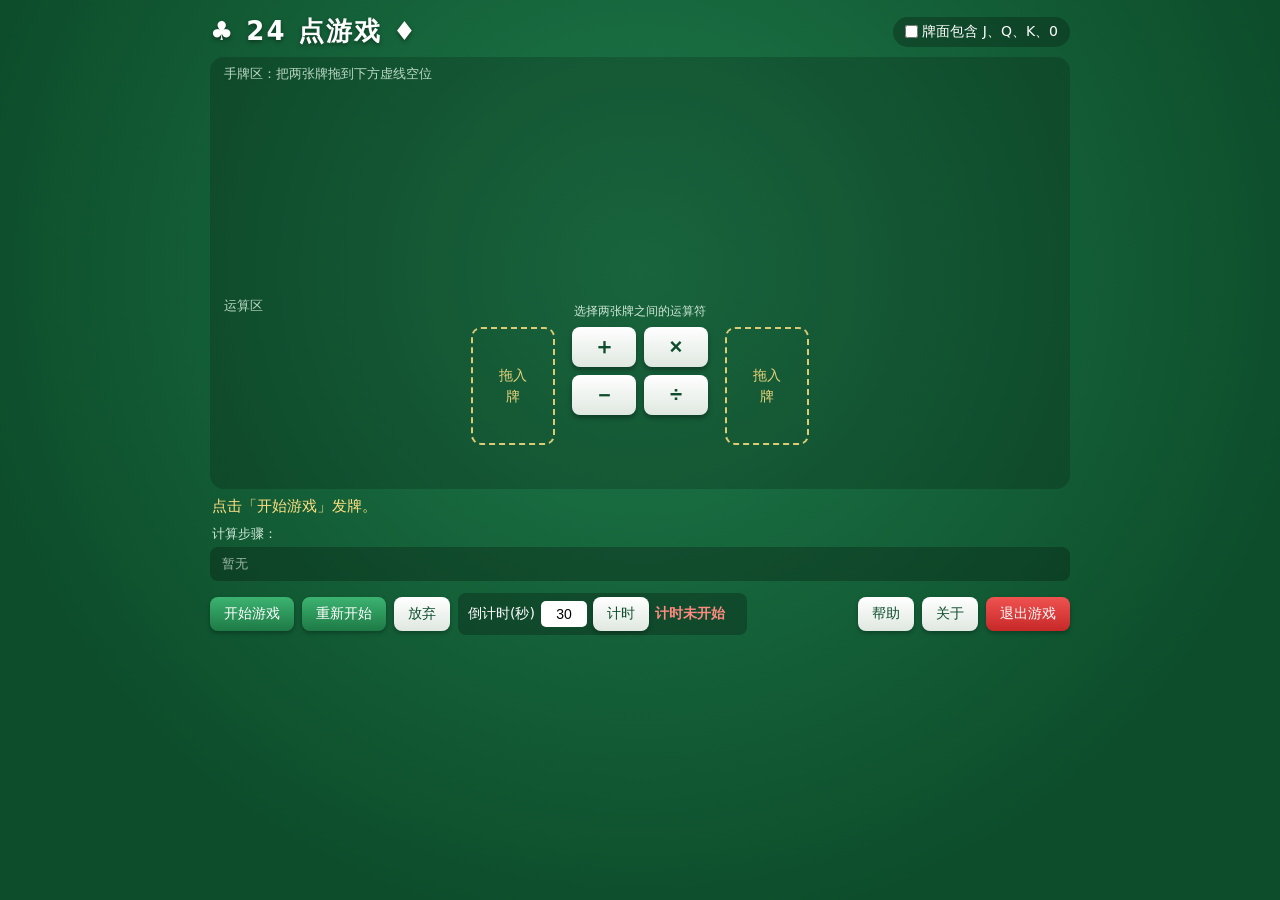
<file: 24points/index.html>
<!DOCTYPE html>
<html lang="zh-CN">
<head>
<meta charset="UTF-8">
<meta name="viewport" content="width=device-width, initial-scale=1.0">
<title>24点游戏 - AI玩家</title>
<style>
  * { box-sizing: border-box; margin: 0; padding: 0; }
  body {
    min-height: 100vh;
    background: radial-gradient(ellipse at 50% 30%, #1e7a4a 0%, #0d4d2b 75%);
    font-family: "Microsoft YaHei", "PingFang SC", system-ui, sans-serif;
    color: #fff;
    user-select: none;
    -webkit-user-select: none;
  }
  .app { width: 884px; position: relative; left: 50%; margin-left: -442px; padding: 14px 12px 20px; transform-origin: top center; }

  header { display: flex; justify-content: space-between; align-items: center; margin-bottom: 8px; }
  header h1 { font-size: 26px; letter-spacing: 2px; text-shadow: 0 2px 4px rgba(0,0,0,.4); }
  .switch { font-size: 14px; cursor: pointer; background: rgba(0,0,0,.25); padding: 6px 12px; border-radius: 16px; }
  .switch input { vertical-align: -2px; margin-right: 4px; }

  /* ---------- 牌桌 ---------- */
  #table { position: relative; width: 860px; height: 432px; margin: 0 auto;
           background: rgba(0,0,0,.18); border-radius: 14px; overflow: hidden; }
  .zone-label { position: absolute; font-size: 13px; color: #cfe9d8; opacity: .9; }

  .slot {
    position: absolute; width: 84px; height: 118px;
    border: 2px dashed rgba(255,224,130,.85); border-radius: 10px;
    display: flex; align-items: center; justify-content: center;
    color: rgba(255,224,130,.9); font-size: 14px; text-align: center; line-height: 1.5;
    pointer-events: none;
  }
  .op-hint { position: absolute; left: 345px; top: 246px; width: 170px; text-align: center;
             font-size: 12px; color: #cfe9d8; }
  .op-group { position: absolute; left: 362px; top: 270px; width: 136px;
              display: grid; grid-template-columns: 64px 64px; gap: 8px; }
  .op-btn {
    width: 64px; height: 40px; font-size: 22px; font-weight: bold; cursor: pointer;
    border: none; border-radius: 8px; color: #0d4d2b;
    background: linear-gradient(#ffffff, #dfe8e0); box-shadow: 0 3px 5px rgba(0,0,0,.35);
  }
  .op-btn:hover { background: linear-gradient(#fff8d0, #ffe082); }
  .op-btn:active { transform: translateY(1px); }

  /* ---------- 扑克牌 ---------- */
  .card {
    position: absolute; width: 84px; height: 118px; cursor: grab;
    background: linear-gradient(160deg, #fffef8 0%, #f4f1e3 100%);
    border-radius: 10px; box-shadow: 0 4px 10px rgba(0,0,0,.4);
    text-align: center; transition: left .25s ease, top .25s ease;
  }
  .card.dragging { transition: none; cursor: grabbing; box-shadow: 0 10px 22px rgba(0,0,0,.5); }
  .card .corner { position: absolute; top: 4px; left: 7px; font-size: 13px; font-weight: bold; color: #222; }
  .card .rank { margin-top: 22px; font-size: 36px; font-weight: bold; color: #1a1a1a; }
  .card.red .rank, .card.red .corner { color: #c62828; }
  .card .expr { margin: 6px 4px 0; font-size: 9px; line-height: 1.25; color: #8a8a8a;
                max-height: 26px; overflow: hidden; word-break: break-all; }

  /* ---------- 状态与步骤 ---------- */
  #status { min-height: 24px; margin: 8px 2px 4px; font-size: 15px; color: #ffe082; }
  .steps-title { font-size: 13px; color: #cfe9d8; margin: 2px 2px 4px; }
  #steps { background: rgba(0,0,0,.25); border-radius: 8px; padding: 6px 12px;
           min-height: 34px; max-height: 92px; overflow: auto; font-size: 13px; line-height: 1.7; }
  #steps .muted { color: #9ab8a6; }

  /* ---------- 工具栏 ---------- */
  .toolbar { display: flex; align-items: center; gap: 8px; flex-wrap: wrap; margin-top: 12px; }
  .btn {
    padding: 8px 14px; font-size: 14px; font-family: inherit; cursor: pointer;
    border: none; border-radius: 8px; color: #0d4d2b;
    background: linear-gradient(#ffffff, #dfe8e0); box-shadow: 0 2px 4px rgba(0,0,0,.3);
  }
  .btn:hover { background: linear-gradient(#f0fbf3, #cfe3d5); }
  .btn:active { transform: translateY(1px); }
  .btn.primary { background: linear-gradient(#3cb371, #1e7a45); color: #fff; }
  .btn.primary:hover { background: linear-gradient(#4cc481, #26894f); }
  .btn.danger { background: linear-gradient(#ef5350, #c62828); color: #fff; }
  .btn.danger:hover { background: linear-gradient(#f6645f, #d63a34); }
  .timer-box { display: flex; align-items: center; gap: 6px; font-size: 14px;
               background: rgba(0,0,0,.25); padding: 4px 10px; border-radius: 8px; }
  #timer-input { width: 46px; padding: 5px 4px; border: none; border-radius: 5px;
                 text-align: center; font-size: 14px; }
  #timer-label { color: #ff8a80; font-weight: bold; min-width: 82px; }
  .spacer { flex: 1; }

  /* ---------- 模态框 ---------- */
  #modal { position: fixed; inset: 0; background: rgba(0,0,0,.55);
           display: flex; align-items: center; justify-content: center; z-index: 2000; }
  #modal.hidden { display: none; }
  .modal-box { background: #fffdf6; color: #222; border-radius: 12px; padding: 22px 26px;
               width: 520px; max-width: 92vw; max-height: 80vh; overflow: auto;
               box-shadow: 0 12px 40px rgba(0,0,0,.5); }
  .modal-box h3 { margin-bottom: 12px; font-size: 19px; color: #0d4d2b; }
  .modal-body { font-size: 14px; line-height: 1.9; white-space: pre-wrap; }
  .modal-box .close-row { text-align: center; margin-top: 16px; }
  .modal-box .close-row .btn { padding: 8px 34px; }
</style>
</head>
<body>
<div class="app">
  <header>
    <h1>♣ 24 点游戏 ♦</h1>
    <label class="switch"><input type="checkbox" id="includeHigh">牌面包含 J、Q、K、0</label>
  </header>

  <div id="table">
    <div class="zone-label" style="top:8px;left:14px">手牌区：把两张牌拖到下方虚线空位</div>
    <div class="zone-label" style="top:240px;left:14px">运算区</div>
    <div class="slot" style="left:261px;top:270px">拖入<br>牌</div>
    <div class="slot" style="left:515px;top:270px">拖入<br>牌</div>
    <div class="op-hint">选择两张牌之间的运算符</div>
    <div class="op-group">
      <button class="op-btn" data-op="add" title="加">＋</button>
      <button class="op-btn" data-op="mul" title="乘">×</button>
      <button class="op-btn" data-op="sub" title="减">－</button>
      <button class="op-btn" data-op="div" title="除">÷</button>
    </div>
    <!-- 扑克牌动态插入此处 -->
  </div>

  <div id="status">点击「开始游戏」发牌。</div>
  <div class="steps-title">计算步骤：</div>
  <div id="steps"><span class="muted">暂无</span></div>

  <div class="toolbar">
    <button id="btn-start" class="btn primary">开始游戏</button>
    <button id="btn-restart" class="btn primary">重新开始</button>
    <button id="btn-giveup" class="btn">放弃</button>
    <span class="timer-box">倒计时(秒)
      <input id="timer-input" value="30">
      <button id="btn-timer" class="btn">计时</button>
      <span id="timer-label">计时未开始</span>
    </span>
    <span class="spacer"></span>
    <button id="btn-help" class="btn">帮助</button>
    <button id="btn-about" class="btn">关于</button>
    <button id="btn-quit" class="btn danger">退出游戏</button>
  </div>
</div>

<div id="modal" class="hidden">
  <div class="modal-box">
    <h3 id="modal-title"></h3>
    <div id="modal-body" class="modal-body"></div>
    <div class="close-row"><button class="btn primary" onclick="closeModal()">确 定</button></div>
  </div>
</div>

<script>
'use strict';
/* ===================== 常量与工具 ===================== */
const CARD_W = 84, CARD_H = 118, HAND_Y = 44, TABLE_W = 860;
const SLOT_POS = { L: { x: 261, y: 270 }, R: { x: 515, y: 270 } };
const OP_SYMBOL = { add: '＋', sub: '－', mul: '×', div: '÷' };
const RANK_LABEL = { 11: 'J', 12: 'Q', 13: 'K' };

function gcd(a, b) { a = Math.abs(a); b = Math.abs(b); while (b) { const t = a % b; a = b; b = t; } return a || 1; }
function frac(n, d) {
  d = d === undefined ? 1 : d;
  if (d < 0) { n = -n; d = -d; }
  const g = gcd(n, d);
  return { n: n / g, d: d / g };
}
const fAdd = (a, b) => frac(a.n * b.d + b.n * a.d, a.d * b.d);
const fSub = (a, b) => frac(a.n * b.d - b.n * a.d, a.d * b.d);
const fMul = (a, b) => frac(a.n * b.n, a.d * b.d);
const fDiv = (a, b) => frac(a.n * b.d, a.d * b.n);
const fmt = f => f.d === 1 ? String(f.n) : f.n + '/' + f.d;
const is24 = f => f.n === 24 && f.d === 1;
const rankLabel = v => RANK_LABEL[v] !== undefined ? RANK_LABEL[v] : String(v);

/* ===================== AI 求解器 ===================== */
/* 枚举全部运算组合（分数精确计算），返回最多 limit 个解法：
   [{ expr: 完整表达式, steps: [每步过程] }, ...] */
function solve24(values, limit) {
  const sols = [], seen = new Set();
  function strip(expr) {  // 去掉最外层括号，显示更清爽
    if (expr[0] === '(' && expr[expr.length - 1] === ')') {
      let depth = 0;
      for (let i = 0; i < expr.length; i++) {
        if (expr[i] === '(') depth++;
        else if (expr[i] === ')') depth--;
        if (depth === 0 && i < expr.length - 1) return expr;
      }
      return expr.slice(1, -1);
    }
    return expr;
  }
  function helper(items, exprs, steps) {
    if (sols.length >= limit) return;
    if (items.length === 1) {
      if (is24(items[0]) && !seen.has(exprs[0])) {
        seen.add(exprs[0]);
        sols.push({ expr: strip(exprs[0]), steps: steps.slice() });
      }
      return;
    }
    for (let i = 0; i < items.length; i++) {
      for (let j = i + 1; j < items.length; j++) {
        const a = items[i], b = items[j], ea = exprs[i], eb = exprs[j];
        const rest = items.filter((_, k) => k !== i && k !== j);
        const erest = exprs.filter((_, k) => k !== i && k !== j);
        const cands = [
          [fAdd(a, b), '(' + ea + '＋' + eb + ')', ea + ' ＋ ' + eb + ' = ' + fmt(fAdd(a, b))],
          [fMul(a, b), '(' + ea + '×' + eb + ')', ea + ' × ' + eb + ' = ' + fmt(fMul(a, b))],
          [fSub(a, b), '(' + ea + '－' + eb + ')', ea + ' － ' + eb + ' = ' + fmt(fSub(a, b))],
          [fSub(b, a), '(' + eb + '－' + ea + ')', eb + ' － ' + ea + ' = ' + fmt(fSub(b, a))],
        ];
        if (b.n !== 0) cands.push([fDiv(a, b), '(' + ea + '÷' + eb + ')', ea + ' ÷ ' + eb + ' = ' + fmt(fDiv(a, b))]);
        if (a.n !== 0) cands.push([fDiv(b, a), '(' + eb + '÷' + ea + ')', eb + ' ÷ ' + ea + ' = ' + fmt(fDiv(b, a))]);
        for (const c of cands) helper(rest.concat([c[0]]), erest.concat([c[1]]), steps.concat([c[2]]));
      }
    }
  }
  helper(values.map(v => frac(v)), values.map(String), []);
  return sols;
}

/* ===================== 游戏状态 ===================== */
const state = {
  cards: [],            // {id, value, label, expr, el, x, y, slot}
  slots: { L: null, R: null },
  playing: false,
  initialValues: [],
  sols: [],
  steps: [],
  nextId: 1,
  timerId: null,
  remaining: 0,
  zTop: 10,
};

const $ = id => document.getElementById(id);
const tableEl = $('table'), statusEl = $('status'), stepsEl = $('steps');
const timerLabel = $('timer-label'), timerInput = $('timer-input');

function setStatus(t) { statusEl.textContent = t; }

/* ===================== 牌的创建 / 布局 ===================== */
function addCard(value, label, expr) {
  const id = state.nextId++;
  const el = document.createElement('div');
  el.className = 'card' + (/[JQK]/.test(label) ? ' red' : '');
  el.innerHTML = '<div class="corner">' + label + '</div>'
               + '<div class="rank">' + label + '</div>'
               + '<div class="expr">' + expr + '</div>';
  tableEl.appendChild(el);
  const card = { id, value, label, expr, el, x: 0, y: 0, slot: null };
  state.cards.push(card);
  bindDrag(card);
  setPos(card, TABLE_W / 2 - CARD_W / 2, 150);   // 先叠在中央，再展开
  return card;
}

function setPos(card, x, y) {
  card.x = x; card.y = y;
  card.el.style.left = x + 'px';
  card.el.style.top = y + 'px';
}

function removeCard(card) {
  card.el.remove();
  state.cards = state.cards.filter(c => c !== card);
}

function normalizeHand() {   // 手牌区的空闲牌均匀排布
  const free = state.cards.filter(c => !c.slot);
  const n = free.length;
  if (!n) return;
  const gap = 18;
  const x0 = (TABLE_W - (n * CARD_W + (n - 1) * gap)) / 2;
  free.forEach((c, i) => setPos(c, x0 + i * (CARD_W + gap), HAND_Y));
}

/* ===================== 拖拽 ===================== */
function bindDrag(card) {
  const el = card.el;
  el.addEventListener('pointerdown', e => {
    if (!state.playing) return;
    e.preventDefault();
    if (card.slot) {                       // 从槽里拖出
      state.slots[card.slot] = null;
      card.slot = null;
    }
    const rect = tableEl.getBoundingClientRect();
    const scale = rect.width / TABLE_W;                 // 界面整体缩放比例
    const toLocal = (cx, cy) => [(cx - rect.left) / scale, (cy - rect.top) / scale];
    try { el.setPointerCapture(e.pointerId); } catch (err) {}
    el.classList.add('dragging');
    el.style.zIndex = ++state.zTop;
    const p0 = toLocal(e.clientX, e.clientY);
    const offX = p0[0] - card.x, offY = p0[1] - card.y;
    const onMove = ev => { const p = toLocal(ev.clientX, ev.clientY); setPos(card, p[0] - offX, p[1] - offY); };
    const onUp = ev => {
      el.removeEventListener('pointermove', onMove);
      el.removeEventListener('pointerup', onUp);
      el.classList.remove('dragging');
      const p = toLocal(ev.clientX, ev.clientY);
      dropCard(card, p[0] - offX + CARD_W / 2, p[1] - offY + CARD_H / 2);
    };
    el.addEventListener('pointermove', onMove);
    el.addEventListener('pointerup', onUp);
  });
}

function dropCard(card, cx, cy) {          // cx/cy 为牌中心点坐标
  let dropped = null;
  for (const key of ['L', 'R']) {
    const s = SLOT_POS[key];
    if (cx >= s.x - 14 && cx <= s.x + CARD_W + 14 && cy >= s.y - 14 && cy <= s.y + CARD_H + 14) { dropped = key; break; }
  }
  if (dropped) {
    const occupant = state.cards.find(c => c.slot === dropped);
    if (occupant) {
      setStatus('该空位已有牌，请先拖走或直接点运算符。');
    } else {
      card.slot = dropped;
      state.slots[dropped] = card.id;
      setPos(card, SLOT_POS[dropped].x, SLOT_POS[dropped].y);
    }
  }
  normalizeHand();
  if (state.slots.L && state.slots.R) {
    setStatus('两张牌已就位，请点击中间的运算符（＋ － × ÷）。注意减法、除法与左右顺序有关。');
  }
}

/* ===================== 运算 ===================== */
function applyOp(op) {
  if (!state.playing) { setStatus('请先点击「开始游戏」。'); return; }
  const lc = state.cards.find(c => c.slot === 'L');
  const rc = state.cards.find(c => c.slot === 'R');
  if (!lc || !rc) { setStatus('请先把两张牌分别拖入左右两个空位。'); return; }
  if (op === 'div' && rc.value.n === 0) { setStatus('除数不能为 0！'); return; }

  const val = op === 'add' ? fAdd(lc.value, rc.value)
            : op === 'sub' ? fSub(lc.value, rc.value)
            : op === 'mul' ? fMul(lc.value, rc.value)
            : fDiv(lc.value, rc.value);
  const expr = '(' + lc.expr + OP_SYMBOL[op] + rc.expr + ')';
  const step = lc.expr + ' ' + OP_SYMBOL[op] + ' ' + rc.expr + ' = ' + fmt(val);

  removeCard(lc); removeCard(rc);
  state.slots.L = state.slots.R = null;
  addCard(val, fmt(val), expr);
  state.steps.push(step);
  renderSteps();
  normalizeHand();

  if (state.cards.length === 1) {
    if (is24(val)) {
      endGame();
      setStatus('🎉 恭喜，你赢了！');
      showModal('🎉 你赢了！', '四张牌全部用完，结果正好是 24：\n\n' + state.cards[0].expr + ' = 24');
    } else {
      endGame();
      setStatus('结果是 ' + fmt(val) + ' ≠ 24。');
      showModal('很遗憾', '所有牌已用完，结果是 ' + fmt(val) + '，不是 24。\n\n可点击「放弃」查看本局解法，或「重新开始」再来一局。');
    }
  } else {
    setStatus('得到 ' + fmt(val) + '（新牌已入手牌区），还剩 ' + state.cards.length + ' 张牌，请继续运算。');
  }
}

function endGame() { state.playing = false; stopTimer(); }

/* ===================== 发牌 / 重开 ===================== */
function deal() {
  stopTimer();
  state.cards.forEach(c => c.el.remove());
  state.cards = [];
  state.slots = { L: null, R: null };
  state.steps = [];
  renderSteps();
  const pool = $('includeHigh').checked
    ? [0, 1, 2, 3, 4, 5, 6, 7, 8, 9, 10, 11, 12, 13]
    : [1, 2, 3, 4, 5, 6, 7, 8, 9, 10];
  const vals = [];
  for (let i = 0; i < 4; i++) vals.push(pool[Math.floor(Math.random() * pool.length)]);
  state.initialValues = vals.slice();
  state.sols = solve24(vals, 2);
  vals.forEach(v => addCard(frac(v), rankLabel(v), String(v)));
  state.playing = true;
  requestAnimationFrame(normalizeHand);
  setStatus('已发牌：' + vals.map(rankLabel).join('、') + ' —— 请拖动两张牌到下方虚线空位。');
}

/* ===================== 放弃（AI 求解） ===================== */
function giveUp() {
  if (!state.initialValues.length) { setStatus('请先开始一局再放弃。'); return; }
  endGame();
  if (state.sols.length) {
    const lines = state.sols.map((s, i) =>
      '方法' + (i + 1) + '：' + s.expr + ' = 24\n过程：' + s.steps.join('；'));
    setStatus('已放弃。AI 找到解法，详见弹窗。');
    showModal('AI 计算结果', '这四张牌可以算出 24，前两种方法：\n\n' + lines.join('\n\n'));
  } else {
    setStatus('已放弃。本局无解。');
    showModal('AI 计算结果', '本局无解！\n\n这四张牌（' + state.initialValues.join('、') + '）无论怎么组合都无法算出 24。');
  }
}

/* ===================== 帮助 / 关于 ===================== */
const HELP_RULES =
  '【游戏规则】\n' +
  '用 4 张牌通过加、减、乘、除运算（可加括号）得到 24，每张牌必须且只能使用一次。\n\n' +
  '【操作方法】\n' +
  '1. 把两张牌分别拖入左右两个虚线空位；\n' +
  '2. 点击中间的运算符即完成一步运算，结果变为一张新牌回到手牌区；\n' +
  '3. 用新牌与剩余牌继续运算，直到所有牌用完，结果为 24 即获胜。\n\n' +
  '【注意事项】\n' +
  '减法和除法与拖入左右空位的顺序有关（先拖入左空位的是左操作数）；除数不能为 0；中间结果可以是分数（如 8/3）。';

function showHelp() {
  let extra;
  if (!state.initialValues.length) {
    extra = '\n\n【第一步提示】\n尚未发牌，请先点击「开始游戏」。';
  } else if (state.sols.length) {
    extra = '\n\n【第一步提示】\n' + state.sols[0].steps[0] +
      '\n\n【参考解法】\n' + state.sols.map((s, i) => (i + 1) + '. ' + s.expr + ' = 24').join('\n');
  } else {
    extra = '\n\n【第一步提示】\n本局无解，建议点击「重新开始」换一组牌。';
  }
  showModal('游戏帮助', HELP_RULES + extra);
}

function showAbout() {
  showModal('关于',
    '24点游戏（AI 玩家版）v1.0\n\n' +
    '规则：四张牌通过加减乘除（可加括号）算出 24 即获胜，每张牌必须且只能使用一次。\n' +
    '本局无解时，AI 会帮你判断并给出前两种解法。\n\n' +
    '作者：24点游戏开发组\n');
}

/* ===================== 计时器 ===================== */
function startTimer() {
  const secs = parseInt(timerInput.value, 10);
  if (!Number.isInteger(secs) || secs <= 0) {
    showModal('提示', '请输入正整数秒数（缺省 30 秒）。');
    return;
  }
  stopTimer();
  state.remaining = secs;
  timerLabel.textContent = '剩余 ' + secs + ' 秒';
  state.timerId = setInterval(timerTick, 1000);
  setStatus('⏱ 倒计时开始：' + secs + ' 秒，请尽快完成！');
}

function timerTick() {
  state.remaining--;
  if (state.remaining <= 0) {
    stopTimer();
    if (state.playing) {
      endGame();
      setStatus('⏰ 时间到！游戏失败。');
      showModal('时间到', '⏰ 时间到，你输了！\n\n点击「重新开始」再来一局。');
    } else {
      setStatus('⏰ 倒计时结束。');
    }
    return;
  }
  timerLabel.textContent = '剩余 ' + state.remaining + ' 秒';
}

function stopTimer() {
  if (state.timerId) { clearInterval(state.timerId); state.timerId = null; }
  timerLabel.textContent = '计时未开始';
}

/* ===================== 退出 ===================== */
function quitGame() {
  window.close();
  setTimeout(() => {
    if (!window.closed) showModal('退出游戏', '浏览器阻止了自动关闭。\n\n游戏已停止，您可以放心关闭此标签页。');
  }, 250);
}

/* ===================== 步骤 / 模态框 ===================== */
function renderSteps() {
  stepsEl.innerHTML = state.steps.length
    ? state.steps.map((s, i) => '<div>' + (i + 1) + '. ' + s + '</div>').join('')
    : '<span class="muted">暂无</span>';
  stepsEl.scrollTop = stepsEl.scrollHeight;
}

function showModal(title, text) {
  $('modal-title').textContent = title;
  $('modal-body').textContent = text;
  $('modal').classList.remove('hidden');
}
function closeModal() { $('modal').classList.add('hidden'); }

/* ===================== 事件绑定 ===================== */
$('btn-start').addEventListener('click', deal);
$('btn-restart').addEventListener('click', deal);
$('btn-giveup').addEventListener('click', giveUp);
$('btn-timer').addEventListener('click', startTimer);
$('btn-help').addEventListener('click', showHelp);
$('btn-about').addEventListener('click', showAbout);
$('btn-quit').addEventListener('click', quitGame);
$('includeHigh').addEventListener('change', () => {
  setStatus('牌面范围已切换为' + ($('includeHigh').checked ? '1~13 和 0（含 J、Q、K、0）' : '1~10') + '，下次发牌生效。');
});
document.querySelectorAll('.op-btn').forEach(b => b.addEventListener('click', () => applyOp(b.dataset.op)));
$('modal').addEventListener('click', e => { if (e.target === $('modal')) closeModal(); });

/* 窗口过窄时整体等比缩放，避免横向滚动 */
function fitScale() {
  const w = document.documentElement.clientWidth;
  const s = Math.min(1, (w - 8) / 884);
  document.querySelector('.app').style.transform = s < 1 ? 'scale(' + s + ')' : '';
  document.body.style.overflowX = 'hidden';
}
window.addEventListener('resize', fitScale);
fitScale();
</script>
</body>
</html>
</file>
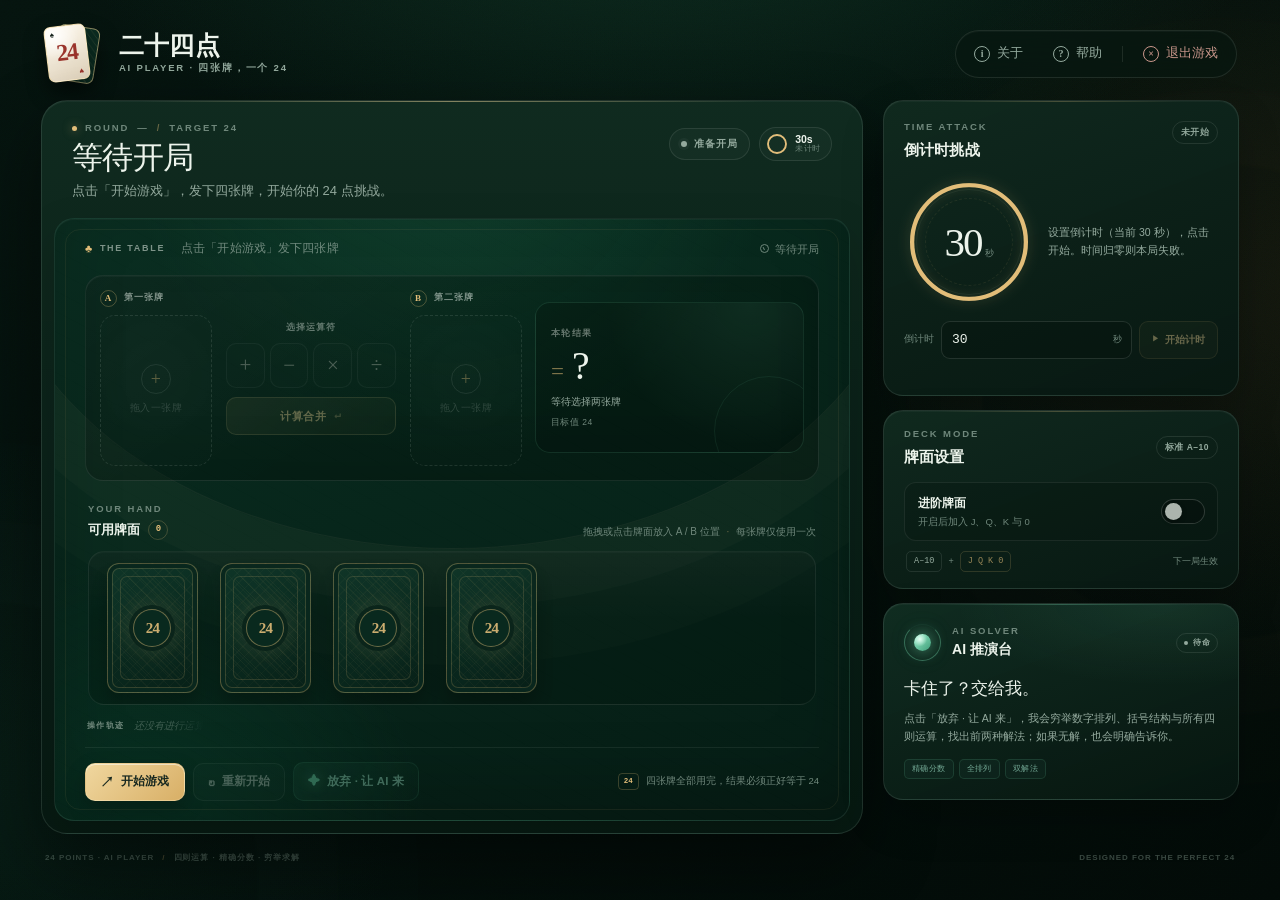
<file: 24points2/index.html>
<!DOCTYPE html>
<html lang="zh-CN">
  <head>
    <meta charset="UTF-8" />
    <meta name="viewport" content="width=device-width, initial-scale=1.0" />
    <meta
      name="description"
      content="二十四点 AI 玩家：拖拽卡牌、四则运算、倒计时挑战，并让 AI 穷举所有解法。"
    />
    <meta name="theme-color" content="#071a13" />
    <title>二十四点 · AI 玩家</title>
    <link
      rel="icon"
      href="data:image/svg+xml,%3Csvg xmlns='http://www.w3.org/2000/svg' viewBox='0 0 64 64'%3E%3Crect width='64' height='64' rx='14' fill='%230a2f22'/%3E%3Ctext x='32' y='43' text-anchor='middle' font-family='Georgia,serif' font-size='32' font-weight='700' fill='%23e7c47d'%3E24%3C/text%3E%3C/svg%3E"
    />
    <link rel="stylesheet" href="styles.css" />
  </head>
  <body>
    <div class="page-ambient" aria-hidden="true">
      <span class="ambient-orb orb-one"></span>
      <span class="ambient-orb orb-two"></span>
      <span class="ambient-grid"></span>
    </div>

    <div class="app" id="app">
      <header class="site-header">
        <a class="brand" href="#" aria-label="二十四点 AI 玩家首页">
          <span class="brand-mark" aria-hidden="true">
            <span class="brand-card brand-card-back"></span>
            <span class="brand-card brand-card-front">
              <span class="brand-card-corner">♠</span>
              <span class="brand-number">24</span>
              <span class="brand-card-corner bottom">♥</span>
            </span>
          </span>
          <span class="brand-copy">
            <span class="brand-title">二十四点</span>
            <span class="brand-subtitle">AI PLAYER · 四张牌，一个 24</span>
          </span>
        </a>

        <nav class="top-nav" aria-label="应用菜单">
          <button class="nav-btn" id="aboutBtn" type="button">
            <span class="nav-icon" aria-hidden="true">i</span>
            关于
          </button>
          <button class="nav-btn" id="helpBtn" type="button">
            <span class="nav-icon" aria-hidden="true">?</span>
            帮助
          </button>
          <span class="nav-divider" aria-hidden="true"></span>
          <button class="nav-btn nav-btn-danger" id="exitBtn" type="button">
            <span class="nav-icon" aria-hidden="true">×</span>
            退出游戏
          </button>
        </nav>
      </header>

      <main class="game-layout">
        <section class="table-panel" aria-labelledby="roundTitle">
          <div class="table-heading">
            <div class="heading-copy">
              <div class="eyebrow">
                <span class="eyebrow-dot"></span>
                ROUND <span id="roundNumber">—</span>
                <span class="eyebrow-separator">/</span>
                TARGET 24
              </div>
              <h2 id="roundTitle">等待开局</h2>
              <p id="roundSub">点击「开始游戏」，发下四张牌，开始你的 24 点挑战。</p>
            </div>

            <div class="heading-status">
              <span class="status-badge is-ready" id="stateBadge">
                <span class="status-light"></span>
                <span id="stateBadgeText">准备开局</span>
              </span>
              <div class="mini-timer" id="miniTimer">
                <svg viewBox="0 0 32 32" aria-hidden="true">
                  <circle class="mini-timer-track" cx="16" cy="16" r="12"></circle>
                  <circle
                    class="mini-timer-progress"
                    id="miniTimerRing"
                    cx="16"
                    cy="16"
                    r="12"
                  ></circle>
                </svg>
                <span class="mini-timer-copy">
                  <strong id="topTimerValue">30s</strong>
                  <small id="topTimerLabel">未计时</small>
                </span>
              </div>
            </div>
          </div>

          <div class="felt">
            <div class="felt-grain" aria-hidden="true"></div>
            <div class="felt-arc" aria-hidden="true"></div>

            <div class="table-meta">
              <span class="table-kicker">
                <span class="suit-mark" aria-hidden="true">♣</span>
                THE TABLE
              </span>
              <span class="table-hint" id="tableHint">
                拖拽任意两张牌到运算区，并选择运算符
              </span>
              <span class="round-clock" id="roundClock">
                <span class="clock-icon" aria-hidden="true"></span>
                <span id="roundClockText">等待开局</span>
              </span>
            </div>

            <div class="workbench" aria-label="运算区">
              <div class="slot-column">
                <span class="slot-label">
                  <span class="slot-index">A</span>
                  第一张牌
                </span>
                <div
                  class="card-slot"
                  id="slotA"
                  data-slot="A"
                  role="button"
                  tabindex="0"
                  aria-label="第一张牌的放置位置"
                >
                  <span class="slot-empty">
                    <span class="slot-plus" aria-hidden="true">+</span>
                    <span>拖入一张牌</span>
                  </span>
                </div>
              </div>

              <div class="operator-console">
                <span class="console-label">选择运算符</span>
                <div class="operators" role="group" aria-label="选择加减乘除运算符">
                  <button class="operator-btn" type="button" data-op="+" aria-label="加">+</button>
                  <button class="operator-btn" type="button" data-op="-" aria-label="减">−</button>
                  <button class="operator-btn" type="button" data-op="*" aria-label="乘">×</button>
                  <button class="operator-btn" type="button" data-op="/" aria-label="除">÷</button>
                </div>
                <button class="calc-btn" id="calcBtn" type="button" disabled>
                  <span>计算合并</span>
                  <span class="calc-key" aria-hidden="true">↵</span>
                </button>
              </div>

              <div class="slot-column">
                <span class="slot-label">
                  <span class="slot-index">B</span>
                  第二张牌
                </span>
                <div
                  class="card-slot"
                  id="slotB"
                  data-slot="B"
                  role="button"
                  tabindex="0"
                  aria-label="第二张牌的放置位置"
                >
                  <span class="slot-empty">
                    <span class="slot-plus" aria-hidden="true">+</span>
                    <span>拖入一张牌</span>
                  </span>
                </div>
              </div>

              <div class="result-readout" id="resultReadout">
                <span class="readout-label">本轮结果</span>
                <div class="readout-main">
                  <span class="readout-equals" aria-hidden="true">=</span>
                  <output class="readout-value" id="previewValue">?</output>
                </div>
                <span class="readout-expression" id="previewExpr">等待选择两张牌</span>
                <span class="readout-foot" id="previewFoot">目标值 24</span>
              </div>
            </div>

            <div class="hand-zone">
              <div class="hand-head">
                <div>
                  <div class="eyebrow">YOUR HAND</div>
                  <h3>可用牌面 <span class="count-pill" id="handCount">0</span></h3>
                </div>
                <p class="hand-help">
                  拖拽或点击牌面放入 A / B 位置
                  <span class="help-dot">·</span>
                  每张牌仅使用一次
                </p>
              </div>

              <div class="hand-shelf" id="handShelf" aria-live="polite"></div>
              <div class="empty-hand" id="emptyHand" hidden>
                <span class="empty-hand-icon" aria-hidden="true">♠</span>
                <span id="emptyHandText">牌面都在运算区里了。</span>
              </div>
            </div>

            <div class="table-history" id="tableHistory">
              <span class="history-label">操作轨迹</span>
              <div class="history-list" id="historyList">
                <span class="history-empty">还没有进行运算</span>
              </div>
            </div>

            <div class="action-bar">
              <div class="main-controls">
                <button class="action-btn action-primary" id="startBtn" type="button">
                  <span class="action-icon" aria-hidden="true">↗</span>
                  开始游戏
                </button>
                <button class="action-btn action-secondary" id="restartBtn" type="button" disabled>
                  <span class="action-icon" aria-hidden="true">↻</span>
                  重新开始
                </button>
                <button class="action-btn action-ai" id="giveUpBtn" type="button" disabled>
                  <span class="ai-spark" aria-hidden="true">✦</span>
                  放弃 · 让 AI 来
                </button>
              </div>
              <span class="rule-note">
                <span class="rule-key">24</span>
                四张牌全部用完，结果必须正好等于 24
              </span>
            </div>
          </div>
        </section>

        <aside class="side-rail" aria-label="计时、设置与 AI 推演">
          <section class="panel timer-panel" aria-labelledby="timerTitle">
            <div class="panel-heading">
              <div>
                <div class="eyebrow">TIME ATTACK</div>
                <h2 id="timerTitle">倒计时挑战</h2>
              </div>
              <span class="panel-tag" id="timerStateTag">未开始</span>
            </div>

            <div class="timer-core">
              <div class="timer-ring-wrap">
                <svg class="timer-ring" viewBox="0 0 128 128" aria-hidden="true">
                  <circle class="timer-ring-track" cx="64" cy="64" r="56"></circle>
                  <circle
                    class="timer-ring-progress"
                    id="timerRing"
                    cx="64"
                    cy="64"
                    r="56"
                  ></circle>
                </svg>
                <div class="timer-ring-center">
                  <span class="timer-value" id="timerValue">30</span>
                  <span class="timer-unit">秒</span>
                </div>
              </div>
              <p class="timer-note" id="timerNote">
                设置倒计时，点击开始。时间归零仍未完成则本局失败。
              </p>
            </div>

            <div class="timer-form">
              <label class="time-input-label" for="timerInput">倒计时</label>
              <div class="time-input-shell">
                <input
                  id="timerInput"
                  type="number"
                  inputmode="numeric"
                  min="1"
                  max="600"
                  step="1"
                  value="30"
                  aria-label="倒计时秒数"
                />
                <span>秒</span>
              </div>
              <button class="timer-start-btn" id="timerBtn" type="button" disabled>
                <span class="timer-play" aria-hidden="true">▶</span>
                <span id="timerBtnText">开始计时</span>
              </button>
            </div>
            <p class="timer-error" id="timerError" role="alert"></p>
          </section>

          <section class="panel deck-panel" aria-labelledby="deckTitle">
            <div class="panel-heading compact">
              <div>
                <div class="eyebrow">DECK MODE</div>
                <h2 id="deckTitle">牌面设置</h2>
              </div>
              <span class="panel-tag" id="deckModeTag">标准 A–10</span>
            </div>

            <label class="switch-row" for="advancedToggle">
              <span class="switch-copy">
                <strong>进阶牌面</strong>
                <span>开启后加入 J、Q、K 与 0</span>
              </span>
              <span class="switch-control">
                <input
                  id="advancedToggle"
                  type="checkbox"
                  role="switch"
                  aria-label="开启进阶牌面，包括 J、Q、K 和 0"
                />
                <span class="switch-track" aria-hidden="true">
                  <span class="switch-thumb"></span>
                </span>
              </span>
            </label>

            <div class="deck-preview" aria-hidden="true">
              <span class="deck-chip">A–10</span>
              <span class="deck-connector">+</span>
              <span class="deck-chip is-advanced" id="advancedChip">J Q K 0</span>
              <span class="deck-hint">下一局生效</span>
            </div>
          </section>

          <section class="panel ai-panel" id="aiPanel" aria-labelledby="aiTitle">
            <div class="ai-heading">
              <span class="ai-orb" aria-hidden="true">
                <span class="ai-orb-core"></span>
                <span class="ai-orb-ring"></span>
              </span>
              <div class="ai-title-wrap">
                <div class="eyebrow">AI SOLVER</div>
                <h2 id="aiTitle">AI 推演台</h2>
              </div>
              <span class="ai-state" id="aiState">待命</span>
            </div>
            <div class="ai-content" id="aiContent">
              <div class="ai-welcome">
                <p class="ai-welcome-title">卡住了？交给我。</p>
                <p class="ai-welcome-copy">
                  点击「放弃 · 让 AI 来」，我会穷举数字排列、括号结构与所有四则运算，
                  找出前两种解法；如果无解，也会明确告诉你。
                </p>
                <div class="ai-capabilities">
                  <span>精确分数</span>
                  <span>全排列</span>
                  <span>双解法</span>
                </div>
              </div>
            </div>
          </section>
        </aside>
      </main>

      <footer class="site-footer">
        <span>24 POINTS · AI PLAYER</span>
        <span class="footer-sep">/</span>
        <span>四则运算 · 精确分数 · 穷举求解</span>
        <span class="footer-spacer"></span>
        <span>DESIGNED FOR THE PERFECT 24</span>
      </footer>
    </div>

    <dialog class="modal about-modal" id="aboutDialog" aria-labelledby="aboutTitle">
      <div class="modal-shell">
        <button class="modal-close" type="button" data-close aria-label="关闭关于窗口">×</button>
        <div class="modal-kicker">ABOUT THE GAME</div>
        <h2 class="modal-title" id="aboutTitle">四张牌，<em>刚好 24。</em></h2>
        <p class="modal-lede">
          二十四点是一款经典的数字纸牌游戏。用四张牌的牌面数字，通过加、减、乘、除和括号，
          让最终结果正好等于 24。每张牌必须且只能使用一次。
        </p>

        <div class="about-rules">
          <article>
            <span class="rule-number">01</span>
            <h3>发牌</h3>
            <p>点击开始游戏，随机获得四张牌。默认使用 A–10，开启进阶后加入 J、Q、K 与 0。</p>
          </article>
          <article>
            <span class="rule-number">02</span>
            <h3>运算</h3>
            <p>拖拽任意两张牌到 A / B 位置，选择 + − × ÷，点击计算合并成一张新牌。</p>
          </article>
          <article>
            <span class="rule-number">03</span>
            <h3>胜利</h3>
            <p>用完四张牌，并且最后一张结果牌的值正好是 24，即获得胜利。</p>
          </article>
          <article>
            <span class="rule-number">04</span>
            <h3>求解</h3>
            <p>放弃后可让 AI 穷举所有可能。AI 会展示前两种解法；若不存在解法，会提示本局无解。</p>
          </article>
        </div>

        <div class="modal-note">
          <span class="note-icon">✦</span>
          <p>
            A = 1，J = 11，Q = 12，K = 13。除法按精确分数计算，例如
            <code>8 ÷ (3 − 8 ÷ 3) = 24</code>；除以 0 不合法。
          </p>
        </div>

        <div class="author-card">
          <span class="author-avatar" aria-hidden="true">24</span>
          <div>
            <span class="author-label">AUTHOR &amp; BUILD</span>
            <strong>DeepSeek Coding Agent</strong>
            <p>为 DSH 图形界面设计 · 纯前端单页应用 · Version 1.0</p>
          </div>
          <span class="author-suits" aria-hidden="true">♠ ♥ ♣ ♦</span>
        </div>
      </div>
    </dialog>

    <dialog class="modal help-modal" id="helpDialog" aria-labelledby="helpTitle">
      <div class="modal-shell">
        <button class="modal-close" type="button" data-close aria-label="关闭帮助窗口">×</button>
        <div class="modal-kicker">HOW TO PLAY</div>
        <h2 class="modal-title" id="helpTitle">先看一步，<em>再算下一步。</em></h2>
        <p class="modal-lede">
          目标是把四张牌全部用完，让最终结果是 24。你可以拖拽牌面，也可以直接点击牌面，
          它会自动进入空着的运算位置。
        </p>

        <div class="help-dynamic" id="helpDynamic">
          <div class="help-hint is-muted">
            <span class="hint-kicker">本局第一步提示</span>
            <p>开始一局后，这里会根据你当前的牌面给出可行的第一步。</p>
          </div>
        </div>

        <div class="help-columns">
          <article class="help-card">
            <h3><span>01</span> 操作步骤</h3>
            <ol>
              <li>点击「开始游戏」发出四张牌。</li>
              <li>将任意两张牌拖入 A / B 位置。</li>
              <li>选择运算符，点击「计算合并」。</li>
              <li>重复以上步骤，直到四张牌合为一张。</li>
              <li>最终结果为 24 即获胜。</li>
            </ol>
          </article>
          <article class="help-card">
            <h3><span>02</span> 常用凑法</h3>
            <div class="target-pairs">
              <span><b>3</b> × <b>8</b></span>
              <span><b>4</b> × <b>6</b></span>
              <span><b>2</b> × <b>12</b></span>
              <span><b>48</b> ÷ <b>2</b></span>
              <span><b>96</b> ÷ <b>4</b></span>
            </div>
            <p>
              先观察能否凑出 3 和 8、4 和 6，或先算出 48、96 等中间值。不要害怕分数，
              分数常常是唯一解法的关键。
            </p>
          </article>
        </div>

        <div class="fraction-tip">
          <span class="fraction-tip-icon">÷</span>
          <div>
            <strong>分数也能赢</strong>
            <p>
              以 3、3、8、8 为例：<code>8 ÷ (3 − 8 ÷ 3) = 24</code>。
              游戏内部使用精确分数，不会因为小数误差误判。
            </p>
          </div>
        </div>
      </div>
    </dialog>

    <dialog class="modal result-modal" id="resultDialog" aria-labelledby="resultTitle">
      <div class="result-shell">
        <button class="modal-close" type="button" data-close aria-label="关闭结果窗口">×</button>
        <div class="result-burst" id="resultBurst" aria-hidden="true"></div>
        <div class="result-symbol" id="resultIcon">✓</div>
        <div class="modal-kicker" id="resultEyebrow">ROUND COMPLETE</div>
        <h2 class="modal-title" id="resultTitle">漂亮，正好 24。</h2>
        <p class="result-copy" id="resultText">四张牌全部用完，你完成了本局挑战。</p>
        <div class="result-formula" id="resultFormula">—</div>
        <div class="result-meta" id="resultMeta"></div>
        <div class="result-actions">
          <button class="action-btn action-primary" id="resultRestart" type="button">
            再来一局
          </button>
          <button class="action-btn action-secondary" id="resultClose" type="button">
            回到牌桌
          </button>
        </div>
      </div>
    </dialog>

    <dialog class="modal exit-modal" id="exitDialog" aria-labelledby="exitTitle">
      <div class="modal-shell exit-shell">
        <button class="modal-close" type="button" data-close aria-label="关闭退出窗口">×</button>
        <div class="exit-symbol" aria-hidden="true">24</div>
        <div class="modal-kicker">LEAVE THE TABLE?</div>
        <h2 class="modal-title" id="exitTitle">要退出游戏吗？</h2>
        <p class="modal-lede">当前进度将不会保留。确认后程序会尝试关闭当前页面。</p>
        <div class="result-actions">
          <button class="action-btn action-secondary" id="exitCancel" type="button">继续玩</button>
          <button class="action-btn action-danger" id="exitConfirm" type="button">退出游戏</button>
        </div>
      </div>
    </dialog>

    <div class="exit-screen" id="exitScreen" hidden>
      <div class="exit-screen-inner">
        <span class="exit-screen-mark">24</span>
        <div class="modal-kicker">GAME CLOSED</div>
        <h1>游戏已退出</h1>
        <p>浏览器限制了网页自动关闭标签页。你可以安全地关闭此页面，或重新进入牌桌。</p>
        <button class="action-btn action-primary" id="reenterBtn" type="button">重新进入</button>
      </div>
    </div>

    <div class="toast" id="toast" role="status" aria-live="polite"></div>
    <div class="sr-only" id="liveRegion" aria-live="polite"></div>
    <canvas class="confetti-canvas" id="confetti" aria-hidden="true"></canvas>

    <noscript>
      <div class="noscript">这个游戏需要启用 JavaScript 才能运行。</div>
    </noscript>

    <script src="solver.js" defer></script>
    <script src="app.js" defer></script>
  </body>
</html>
</file>
<file: 24points2/styles.css>
/* ==========================================================================
   24 Points · AI Player
   A single-page tabletop game. Handcrafted CSS, no external assets.
   ========================================================================== */

:root {
  --bg: #04100c;
  --bg-soft: #081912;
  --panel: rgba(10, 29, 22, 0.82);
  --panel-strong: #0c241b;
  --felt-deep: #061f16;
  --felt: #0a3526;
  --felt-light: #10523a;
  --cream: #f5eddc;
  --cream-dim: #d9cfba;
  --ink: #102019;
  --gold: #e2bd79;
  --gold-bright: #f5d99a;
  --gold-deep: #a97f42;
  --mint: #7be3b6;
  --mint-soft: rgba(123, 227, 182, 0.14);
  --text: #edf4ec;
  --muted: #94aa9e;
  --muted-deep: #6f877b;
  --line: rgba(230, 241, 232, 0.1);
  --line-strong: rgba(230, 241, 232, 0.18);
  --danger: #ee836c;
  --danger-soft: rgba(238, 131, 108, 0.12);
  --shadow: 0 28px 70px rgba(0, 0, 0, 0.42);
  --font-sans: "Aptos", "Segoe UI", "PingFang SC", "Hiragino Sans GB",
    "Microsoft YaHei", "Noto Sans SC", sans-serif;
  --font-display: "Iowan Old Style", "Palatino Linotype", "Book Antiqua",
    Georgia, "Songti SC", serif;
  --font-mono: "Cascadia Code", "SFMono-Regular", Consolas, "Liberation Mono",
    monospace;
  --card-width: 96px;
  --card-radius: 12px;
  --ease-out: cubic-bezier(0.22, 1, 0.36, 1);
  --ease-spring: cubic-bezier(0.34, 1.56, 0.64, 1);
}

*,
*::before,
*::after {
  box-sizing: border-box;
}

[hidden] {
  display: none !important;
}

html {
  color-scheme: dark;
  scroll-behavior: smooth;
}

body {
  min-width: 320px;
  min-height: 100vh;
  margin: 0;
  background: var(--bg);
  color: var(--text);
  font-family: var(--font-sans);
  font-size: 15px;
  line-height: 1.55;
  -webkit-font-smoothing: antialiased;
  text-rendering: optimizeLegibility;
  overflow-x: hidden;
}

button,
input {
  font: inherit;
}

button {
  color: inherit;
}

button:focus-visible,
input:focus-visible,
[role="button"]:focus-visible,
a:focus-visible {
  outline: 2px solid var(--gold-bright);
  outline-offset: 3px;
}

button:disabled {
  cursor: not-allowed;
}

h1,
h2,
h3,
p {
  margin-top: 0;
}

.sr-only {
  position: absolute !important;
  width: 1px !important;
  height: 1px !important;
  padding: 0 !important;
  margin: -1px !important;
  overflow: hidden !important;
  clip: rect(0, 0, 0, 0) !important;
  white-space: nowrap !important;
  border: 0 !important;
}

/* --------------------------------------------------------------------------
   Atmosphere
   -------------------------------------------------------------------------- */

.page-ambient {
  position: fixed;
  inset: 0;
  z-index: -2;
  overflow: hidden;
  background:
    radial-gradient(ellipse 80% 65% at 52% -18%, rgba(35, 111, 77, 0.34), transparent 62%),
    radial-gradient(ellipse 55% 65% at 104% 32%, rgba(132, 91, 42, 0.14), transparent 68%),
    radial-gradient(ellipse 60% 60% at -8% 88%, rgba(24, 81, 59, 0.2), transparent 66%),
    linear-gradient(145deg, #06140f 0%, #04100c 46%, #030b08 100%);
}

.page-ambient::after {
  content: "";
  position: absolute;
  inset: 0;
  opacity: 0.16;
  background-image: url("data:image/svg+xml,%3Csvg xmlns='http://www.w3.org/2000/svg' width='180' height='180'%3E%3Cfilter id='n'%3E%3CfeTurbulence type='fractalNoise' baseFrequency='.78' numOctaves='3' stitchTiles='stitch'/%3E%3C/filter%3E%3Crect width='100%25' height='100%25' filter='url(%23n)' opacity='.36'/%3E%3C/svg%3E");
  mix-blend-mode: soft-light;
  pointer-events: none;
}

.ambient-orb {
  position: absolute;
  border-radius: 50%;
  filter: blur(2px);
  opacity: 0.55;
}

.orb-one {
  width: 480px;
  height: 480px;
  right: -180px;
  top: 18%;
  border: 1px solid rgba(226, 189, 121, 0.08);
  box-shadow:
    0 0 0 72px rgba(226, 189, 121, 0.014),
    0 0 0 144px rgba(226, 189, 121, 0.01);
}

.orb-two {
  width: 560px;
  height: 560px;
  left: -300px;
  bottom: -260px;
  border: 1px solid rgba(123, 227, 182, 0.06);
  box-shadow:
    0 0 0 80px rgba(123, 227, 182, 0.012),
    0 0 0 160px rgba(123, 227, 182, 0.008);
}

.ambient-grid {
  position: absolute;
  inset: 0;
  opacity: 0.15;
  background-image:
    linear-gradient(rgba(236, 246, 237, 0.035) 1px, transparent 1px),
    linear-gradient(90deg, rgba(236, 246, 237, 0.035) 1px, transparent 1px);
  background-size: 76px 76px;
  mask-image: radial-gradient(ellipse 80% 70% at 50% 36%, black, transparent 78%);
}

.app {
  width: min(1480px, 100%);
  margin: 0 auto;
  padding: 22px clamp(16px, 3.2vw, 46px) 26px;
}

/* --------------------------------------------------------------------------
   Header
   -------------------------------------------------------------------------- */

.site-header {
  display: flex;
  align-items: center;
  justify-content: space-between;
  gap: 22px;
  padding: 2px 2px 16px;
}

.brand {
  display: inline-flex;
  align-items: center;
  gap: 16px;
  color: inherit;
  text-decoration: none;
  user-select: none;
}

.brand-mark {
  position: relative;
  display: block;
  width: 60px;
  height: 60px;
  flex: 0 0 60px;
}

.brand-card {
  position: absolute;
  display: flex;
  flex-direction: column;
  justify-content: space-between;
  width: 42px;
  height: 56px;
  border-radius: 7px;
  border: 1px solid rgba(245, 217, 154, 0.55);
  box-shadow: 0 10px 22px rgba(0, 0, 0, 0.34);
}

.brand-card-back {
  top: 2px;
  left: 12px;
  transform: rotate(9deg);
  background:
    repeating-linear-gradient(45deg, transparent 0 4px, rgba(245, 217, 154, 0.1) 4px 5px),
    #0b2b20;
}

.brand-card-front {
  left: 3px;
  top: 1px;
  transform: rotate(-7deg);
  background:
    radial-gradient(circle at 24% 16%, rgba(255, 255, 255, 0.92), transparent 44%),
    linear-gradient(155deg, #fffaf0, #dfd2ba);
  color: #16231b;
  padding: 4px 5px;
}

.brand-number {
  position: absolute;
  inset: 0;
  display: grid;
  place-items: center;
  font-family: var(--font-display);
  font-weight: 700;
  font-size: 24px;
  letter-spacing: -1.5px;
  color: #9a332b;
}

.brand-card-corner {
  font-size: 8px;
  line-height: 1;
  color: #17241d;
}

.brand-card-corner.bottom {
  align-self: flex-end;
  transform: rotate(180deg);
  color: #9a332b;
}

.brand-copy {
  display: flex;
  flex-direction: column;
  gap: 3px;
}

.brand-title {
  font-family: var(--font-display);
  font-size: 25px;
  font-weight: 600;
  letter-spacing: 0.01em;
  line-height: 1;
}

.brand-subtitle {
  color: var(--muted);
  font-size: 9.5px;
  font-weight: 600;
  letter-spacing: 0.19em;
  text-transform: uppercase;
}

.top-nav {
  display: flex;
  align-items: center;
  gap: 4px;
  padding: 5px;
  border: 1px solid var(--line);
  border-radius: 999px;
  background: rgba(7, 24, 17, 0.62);
  box-shadow: inset 0 1px 0 rgba(255, 255, 255, 0.03);
  backdrop-filter: blur(12px);
}

.nav-btn {
  display: inline-flex;
  align-items: center;
  gap: 7px;
  padding: 8px 13px;
  border: 0;
  border-radius: 999px;
  background: transparent;
  color: var(--muted);
  font-size: 12.5px;
  font-weight: 500;
  cursor: pointer;
  transition:
    color 180ms ease,
    background 180ms ease;
}

.nav-btn:hover {
  color: var(--text);
  background: rgba(255, 255, 255, 0.055);
}

.nav-icon {
  display: grid;
  place-items: center;
  width: 16px;
  height: 16px;
  border: 1px solid currentColor;
  border-radius: 50%;
  font-family: var(--font-display);
  font-size: 10px;
  font-weight: 700;
  line-height: 1;
}

.nav-divider {
  width: 1px;
  height: 16px;
  margin: 0 3px;
  background: var(--line);
}

.nav-btn-danger {
  color: #c9978b;
}

.nav-btn-danger:hover {
  color: #ffd3ca;
  background: var(--danger-soft);
}

/* --------------------------------------------------------------------------
   Layout
   -------------------------------------------------------------------------- */

.game-layout {
  display: grid;
  grid-template-columns: minmax(0, 1fr) 388px;
  align-items: start;
  gap: 20px;
}

.table-panel {
  position: relative;
  min-width: 0;
  border: 1px solid rgba(228, 241, 230, 0.11);
  border-radius: 26px;
  background:
    linear-gradient(180deg, rgba(16, 44, 33, 0.92), rgba(7, 25, 18, 0.98)),
    #081b13;
  box-shadow:
    var(--shadow),
    inset 0 1px 0 rgba(255, 255, 255, 0.045);
  overflow: hidden;
}

.table-panel::before {
  content: "";
  position: absolute;
  top: 0;
  left: 12%;
  right: 12%;
  height: 1px;
  background: linear-gradient(90deg, transparent, rgba(245, 217, 154, 0.48), transparent);
  pointer-events: none;
}

.table-heading {
  display: flex;
  align-items: flex-start;
  justify-content: space-between;
  gap: 28px;
  padding: 21px 30px 17px;
}

.heading-copy {
  min-width: 0;
}

.eyebrow {
  display: flex;
  align-items: center;
  gap: 8px;
  color: var(--muted-deep);
  font-size: 9.5px;
  font-weight: 700;
  letter-spacing: 0.2em;
  line-height: 1.3;
  text-transform: uppercase;
}

.eyebrow-dot {
  width: 5px;
  height: 5px;
  border-radius: 50%;
  background: var(--gold);
  box-shadow: 0 0 10px rgba(226, 189, 121, 0.55);
}

.eyebrow-separator {
  color: rgba(226, 189, 121, 0.42);
}

.table-heading h2 {
  margin: 7px 0 4px;
  font-family: var(--font-display);
  font-size: clamp(26px, 2.4vw, 34px);
  font-weight: 500;
  letter-spacing: -0.02em;
  line-height: 1.15;
}

.table-heading p {
  max-width: 600px;
  margin: 0;
  color: var(--muted);
  font-size: 13px;
}

.heading-status {
  display: flex;
  align-items: center;
  gap: 9px;
  flex: 0 0 auto;
  padding-top: 5px;
}

.status-badge {
  display: inline-flex;
  align-items: center;
  gap: 7px;
  min-height: 32px;
  padding: 7px 11px;
  border: 1px solid var(--line);
  border-radius: 999px;
  background: rgba(255, 255, 255, 0.025);
  color: var(--muted);
  font-size: 10px;
  font-weight: 700;
  letter-spacing: 0.1em;
  text-transform: uppercase;
  white-space: nowrap;
}

.status-light {
  width: 6px;
  height: 6px;
  border-radius: 50%;
  background: currentColor;
  box-shadow: 0 0 0 3px rgba(255, 255, 255, 0.035);
}

.status-badge.is-ready {
  color: var(--muted);
}

.status-badge.is-playing {
  border-color: rgba(123, 227, 182, 0.25);
  background: var(--mint-soft);
  color: var(--mint);
}

.status-badge.is-playing .status-light {
  animation: statusPulse 2.4s ease-in-out infinite;
}

.status-badge.is-won {
  border-color: rgba(226, 189, 121, 0.34);
  background: rgba(226, 189, 121, 0.1);
  color: var(--gold-bright);
}

.status-badge.is-lost {
  border-color: rgba(238, 131, 108, 0.26);
  background: var(--danger-soft);
  color: var(--danger);
}

.status-badge.is-ai {
  border-color: rgba(123, 227, 182, 0.26);
  background: rgba(123, 227, 182, 0.08);
  color: #a4eed0;
}

.mini-timer {
  display: inline-flex;
  align-items: center;
  gap: 6px;
  min-height: 32px;
  padding: 4px 10px 4px 5px;
  border: 1px solid var(--line);
  border-radius: 999px;
  background: rgba(255, 255, 255, 0.025);
  color: var(--muted);
  transition: border-color 200ms ease;
}

.mini-timer svg {
  width: 24px;
  height: 24px;
  transform: rotate(-90deg);
}

.mini-timer-track,
.mini-timer-progress {
  fill: none;
  stroke-width: 2.5;
}

.mini-timer-track {
  stroke: rgba(255, 255, 255, 0.09);
}

.mini-timer-progress {
  stroke: var(--gold);
  stroke-linecap: round;
  stroke-dasharray: 75.4;
  stroke-dashoffset: 75.4;
  transition: stroke-dashoffset 220ms linear, stroke 200ms ease;
}

.mini-timer-copy {
  display: flex;
  flex-direction: column;
  line-height: 1.1;
}

.mini-timer-copy strong {
  color: var(--text);
  font-size: 10.5px;
  font-variant-numeric: tabular-nums;
  font-weight: 700;
}

.mini-timer-copy small {
  color: var(--muted-deep);
  font-size: 8px;
  letter-spacing: 0.08em;
  text-transform: uppercase;
}

.mini-timer.is-running {
  border-color: rgba(226, 189, 121, 0.26);
}

.mini-timer.is-urgent {
  border-color: rgba(238, 131, 108, 0.34);
  animation: urgentGlow 1.4s ease-in-out infinite;
}

.mini-timer.is-urgent .mini-timer-progress {
  stroke: var(--danger);
}

/* --------------------------------------------------------------------------
   Felt table
   -------------------------------------------------------------------------- */

.felt {
  position: relative;
  margin: 0 12px 12px;
  padding: 19px clamp(18px, 2.5vw, 30px) 19px;
  border: 1px solid rgba(218, 235, 220, 0.08);
  border-radius: 20px;
  background:
    radial-gradient(ellipse 75% 110% at 50% -22%, rgba(43, 139, 97, 0.24), transparent 56%),
    radial-gradient(ellipse 50% 70% at 12% 105%, rgba(9, 60, 41, 0.6), transparent 70%),
    linear-gradient(160deg, #0a2e21 0%, #07261b 46%, #061d15 100%);
  box-shadow:
    inset 0 1px 0 rgba(255, 255, 255, 0.035),
    inset 0 -30px 70px rgba(0, 0, 0, 0.2),
    0 18px 46px rgba(0, 0, 0, 0.16);
  overflow: hidden;
}

.felt::before {
  content: "";
  position: absolute;
  inset: 10px;
  border: 1px solid rgba(226, 189, 121, 0.075);
  border-radius: 15px;
  pointer-events: none;
}

.felt-grain {
  position: absolute;
  inset: 0;
  opacity: 0.17;
  background-image:
    repeating-linear-gradient(118deg, transparent 0 12px, rgba(255, 255, 255, 0.013) 12px 13px),
    repeating-linear-gradient(28deg, transparent 0 17px, rgba(0, 0, 0, 0.035) 17px 18px);
  pointer-events: none;
}

.felt-arc {
  position: absolute;
  top: -330px;
  left: 50%;
  width: 920px;
  height: 660px;
  border: 1px solid rgba(239, 220, 179, 0.055);
  border-radius: 50%;
  transform: translateX(-50%);
  box-shadow:
    0 0 0 58px rgba(239, 220, 179, 0.018),
    0 0 0 116px rgba(239, 220, 179, 0.012);
  pointer-events: none;
}

.table-meta {
  position: relative;
  z-index: 1;
  display: flex;
  align-items: center;
  gap: 16px;
  min-height: 22px;
  margin-bottom: 15px;
}

.table-kicker {
  display: inline-flex;
  align-items: center;
  gap: 6px;
  color: rgba(235, 243, 235, 0.52);
  font-size: 9px;
  font-weight: 700;
  letter-spacing: 0.19em;
}

.suit-mark {
  color: var(--gold);
  font-size: 11px;
}

.table-hint {
  flex: 1;
  min-width: 0;
  color: rgba(235, 243, 235, 0.45);
  font-size: 11.5px;
  letter-spacing: 0.01em;
  overflow: hidden;
  text-overflow: ellipsis;
  white-space: nowrap;
}

.round-clock {
  display: inline-flex;
  align-items: center;
  gap: 6px;
  color: var(--muted-deep);
  font-size: 10.5px;
  font-variant-numeric: tabular-nums;
  white-space: nowrap;
}

.clock-icon {
  width: 9px;
  height: 9px;
  border: 1px solid currentColor;
  border-radius: 50%;
  position: relative;
}

.clock-icon::after {
  content: "";
  position: absolute;
  left: 3px;
  top: 1.5px;
  width: 1px;
  height: 3px;
  background: currentColor;
  transform-origin: bottom;
  transform: rotate(-28deg);
}

/* --------------------------------------------------------------------------
   Workbench
   -------------------------------------------------------------------------- */

.workbench {
  position: relative;
  z-index: 1;
  display: grid;
  grid-template-columns: 118px minmax(160px, 186px) 118px minmax(138px, 1fr);
  align-items: center;
  gap: 16px;
  padding: 16px;
  border: 1px solid rgba(235, 243, 235, 0.075);
  border-radius: 18px;
  background:
    linear-gradient(145deg, rgba(255, 255, 255, 0.028), transparent 48%),
    rgba(1, 12, 8, 0.22);
  box-shadow:
    inset 0 1px 0 rgba(255, 255, 255, 0.03),
    inset 0 -24px 50px rgba(0, 0, 0, 0.08);
}

.slot-column {
  display: flex;
  flex-direction: column;
  gap: 8px;
  min-width: 0;
}

.slot-label {
  display: flex;
  align-items: center;
  gap: 7px;
  color: rgba(235, 243, 235, 0.52);
  font-size: 9px;
  font-weight: 600;
  letter-spacing: 0.12em;
  text-transform: uppercase;
  white-space: nowrap;
}

.slot-index {
  display: grid;
  place-items: center;
  width: 17px;
  height: 17px;
  border: 1px solid rgba(226, 189, 121, 0.3);
  border-radius: 50%;
  color: var(--gold);
  font-family: var(--font-display);
  font-size: 9px;
  font-weight: 700;
  line-height: 1;
}

.card-slot {
  position: relative;
  display: grid;
  place-items: center;
  width: 100%;
  height: 158px;
  border: 1px dashed rgba(235, 243, 235, 0.2);
  border-radius: 15px;
  background:
    radial-gradient(circle at 50% 40%, rgba(255, 255, 255, 0.025), transparent 58%),
    rgba(255, 255, 255, 0.012);
  cursor: pointer;
  transition:
    border-color 180ms ease,
    background 180ms ease,
    box-shadow 180ms ease,
    transform 180ms ease;
}

.card-slot:hover,
.card-slot:focus-visible {
  border-color: rgba(226, 189, 121, 0.58);
  background: rgba(226, 189, 121, 0.035);
}

.card-slot.is-dragover {
  border-color: var(--gold-bright);
  border-style: solid;
  background: rgba(226, 189, 121, 0.1);
  box-shadow:
    0 0 0 4px rgba(226, 189, 121, 0.07),
    inset 0 0 32px rgba(226, 189, 121, 0.07);
  transform: scale(1.02);
}

.card-slot.is-filled {
  border-style: solid;
  border-color: transparent;
  background: transparent;
  padding: 0;
  cursor: default;
}

.card-slot.is-disabled {
  cursor: default;
  opacity: 0.55;
}

.card-slot.is-filled.is-disabled {
  opacity: 1;
}

.card-slot.is-disabled:hover {
  border-color: rgba(235, 243, 235, 0.2);
  background:
    radial-gradient(circle at 50% 40%, rgba(255, 255, 255, 0.025), transparent 58%),
    rgba(255, 255, 255, 0.012);
}

.card-slot.is-filled.is-disabled:hover {
  border-color: transparent;
  background: transparent;
}

.card-slot .slot-empty {
  display: flex;
  flex-direction: column;
  align-items: center;
  gap: 7px;
  color: rgba(235, 243, 235, 0.3);
  font-size: 9.5px;
  letter-spacing: 0.04em;
  pointer-events: none;
}

.slot-plus {
  display: grid;
  place-items: center;
  width: 30px;
  height: 30px;
  border: 1px solid rgba(235, 243, 235, 0.16);
  border-radius: 50%;
  color: rgba(226, 189, 121, 0.7);
  font-family: var(--font-display);
  font-size: 18px;
  font-weight: 300;
  line-height: 1;
}

.card-slot.is-filled .slot-empty {
  display: none;
}

.slot-card-wrap {
  position: relative;
  display: grid;
  place-items: center;
  width: 100%;
  height: 100%;
  animation: slotCardIn 260ms var(--ease-spring) both;
}

.slot-clear {
  position: absolute;
  top: 3px;
  right: 3px;
  z-index: 5;
  display: grid;
  place-items: center;
  width: 22px;
  height: 22px;
  border: 1px solid rgba(10, 29, 22, 0.16);
  border-radius: 50%;
  background: rgba(245, 237, 220, 0.9);
  color: #244236;
  font-size: 13px;
  font-weight: 700;
  line-height: 1;
  cursor: pointer;
  box-shadow: 0 2px 7px rgba(0, 0, 0, 0.24);
  transition: transform 160ms ease, background 160ms ease;
}

.slot-clear:hover {
  transform: scale(1.08);
  background: #fff8e9;
}

.slot-card-wrap .playing-card {
  transform: rotate(-1.5deg);
}

/* Operator console */

.operator-console {
  display: flex;
  flex-direction: column;
  align-items: stretch;
  gap: 9px;
  padding: 0 1px;
}

.console-label {
  color: rgba(235, 243, 235, 0.4);
  font-size: 8.5px;
  font-weight: 600;
  letter-spacing: 0.12em;
  text-align: center;
  text-transform: uppercase;
}

.operators {
  display: grid;
  grid-template-columns: repeat(4, 1fr);
  gap: 5px;
}

.operator-btn {
  display: grid;
  place-items: center;
  min-width: 0;
  height: 45px;
  padding: 0;
  border: 1px solid rgba(235, 243, 235, 0.13);
  border-radius: 10px;
  background: rgba(255, 255, 255, 0.018);
  color: rgba(245, 241, 229, 0.78);
  font-family: var(--font-display);
  font-size: 21px;
  font-weight: 500;
  line-height: 1;
  cursor: pointer;
  transition:
    color 160ms ease,
    border-color 160ms ease,
    background 160ms ease,
    transform 160ms ease,
    box-shadow 160ms ease;
}

.operator-btn:hover:not(:disabled) {
  border-color: rgba(226, 189, 121, 0.4);
  color: var(--gold-bright);
  background: rgba(226, 189, 121, 0.06);
  transform: translateY(-1px);
}

.operator-btn.is-selected {
  border-color: var(--gold-bright);
  background: var(--gold);
  color: #15261d;
  box-shadow:
    0 5px 15px rgba(0, 0, 0, 0.22),
    0 0 0 3px rgba(226, 189, 121, 0.08);
}

.operator-btn:disabled {
  opacity: 0.36;
}

.calc-btn {
  display: flex;
  align-items: center;
  justify-content: center;
  gap: 8px;
  height: 38px;
  border: 1px solid rgba(245, 217, 154, 0.3);
  border-radius: 10px;
  background: linear-gradient(135deg, rgba(226, 189, 121, 0.18), rgba(226, 189, 121, 0.07));
  color: var(--gold-bright);
  font-size: 10.5px;
  font-weight: 650;
  letter-spacing: 0.05em;
  cursor: pointer;
  transition:
    background 180ms ease,
    border-color 180ms ease,
    transform 160ms ease,
    opacity 180ms ease;
}

.calc-btn:hover:not(:disabled) {
  border-color: rgba(245, 217, 154, 0.62);
  background: linear-gradient(135deg, rgba(226, 189, 121, 0.28), rgba(226, 189, 121, 0.12));
  transform: translateY(-1px);
}

.calc-btn:active:not(:disabled) {
  transform: translateY(0);
}

.calc-btn:disabled {
  opacity: 0.38;
}

.calc-btn.is-ready {
  border-color: rgba(245, 217, 154, 0.62);
  animation: calcReady 2.2s ease-in-out infinite;
}

.calc-key {
  color: rgba(245, 217, 154, 0.55);
  font-family: var(--font-mono);
  font-size: 11px;
}

/* Result readout */

.result-readout {
  position: relative;
  display: flex;
  flex-direction: column;
  align-items: flex-start;
  justify-content: center;
  min-width: 0;
  min-height: 158px;
  padding: 18px 18px 16px;
  border: 1px solid rgba(123, 227, 182, 0.12);
  border-radius: 15px;
  background:
    radial-gradient(circle at 80% 0%, rgba(123, 227, 182, 0.09), transparent 55%),
    rgba(1, 12, 8, 0.22);
  overflow: hidden;
}

.result-readout::after {
  content: "";
  position: absolute;
  right: -21px;
  bottom: -34px;
  width: 110px;
  height: 110px;
  border: 1px solid rgba(123, 227, 182, 0.08);
  border-radius: 50%;
  pointer-events: none;
}

.readout-label {
  margin-bottom: 7px;
  color: rgba(235, 243, 235, 0.42);
  font-size: 8.5px;
  font-weight: 700;
  letter-spacing: 0.15em;
  text-transform: uppercase;
}

.readout-main {
  display: flex;
  align-items: baseline;
  gap: 8px;
  line-height: 0.9;
}

.readout-equals {
  color: rgba(226, 189, 121, 0.55);
  font-family: var(--font-display);
  font-size: 23px;
}

.readout-value {
  position: relative;
  z-index: 1;
  max-width: 100%;
  color: var(--text);
  font-family: var(--font-display);
  font-size: clamp(32px, 3.1vw, 43px);
  font-weight: 500;
  font-variant-numeric: tabular-nums;
  letter-spacing: -0.035em;
  line-height: 1;
  overflow-wrap: anywhere;
  transition: color 180ms ease, text-shadow 180ms ease;
}

.result-readout.is-target .readout-value {
  color: var(--gold-bright);
  text-shadow: 0 0 24px rgba(245, 217, 154, 0.24);
}

.result-readout.is-error .readout-value {
  color: var(--danger);
  font-size: 29px;
}

.readout-expression {
  position: relative;
  z-index: 1;
  max-width: 100%;
  margin-top: 9px;
  color: var(--muted);
  font-family: var(--font-mono);
  font-size: 9.5px;
  line-height: 1.5;
  overflow-wrap: anywhere;
}

.readout-foot {
  position: relative;
  z-index: 1;
  margin-top: 6px;
  color: var(--muted-deep);
  font-size: 8.5px;
  letter-spacing: 0.06em;
}

.result-readout.is-target .readout-foot {
  color: var(--gold);
}

/* --------------------------------------------------------------------------
   Player hand
   -------------------------------------------------------------------------- */

.hand-zone {
  position: relative;
  z-index: 2;
  margin-top: 10px;
  padding: 12px 3px 2px;
}

.hand-head {
  display: flex;
  align-items: flex-end;
  justify-content: space-between;
  gap: 18px;
  margin-bottom: 11px;
}

.hand-head h3 {
  display: flex;
  align-items: center;
  gap: 8px;
  margin: 5px 0 0;
  font-size: 13px;
  font-weight: 600;
  letter-spacing: 0.01em;
}

.count-pill {
  display: inline-grid;
  place-items: center;
  min-width: 20px;
  height: 20px;
  padding: 0 6px;
  border: 1px solid rgba(226, 189, 121, 0.24);
  border-radius: 999px;
  color: var(--gold);
  font-family: var(--font-mono);
  font-size: 9px;
  font-weight: 600;
}

.hand-help {
  margin: 0 0 1px;
  color: var(--muted-deep);
  font-size: 10px;
  white-space: nowrap;
}

.help-dot {
  padding: 0 4px;
  color: rgba(226, 189, 121, 0.45);
}

.hand-shelf {
  display: flex;
  align-items: center;
  gap: clamp(12px, 2vw, 22px);
  min-height: 158px;
  padding: 11px clamp(12px, 2vw, 18px);
  border: 1px solid rgba(235, 243, 235, 0.07);
  border-radius: 16px;
  background:
    linear-gradient(180deg, rgba(255, 255, 255, 0.026), transparent 45%),
    rgba(1, 12, 8, 0.18);
  box-shadow: inset 0 1px 0 rgba(255, 255, 255, 0.025);
  overflow-x: auto;
  overflow-y: hidden;
  scrollbar-width: thin;
  scrollbar-color: rgba(226, 189, 121, 0.2) transparent;
}

.hand-shelf::-webkit-scrollbar {
  height: 5px;
}

.hand-shelf::-webkit-scrollbar-thumb {
  border-radius: 999px;
  background: rgba(226, 189, 121, 0.2);
}

.empty-hand {
  display: flex;
  align-items: center;
  justify-content: center;
  gap: 9px;
  min-height: 162px;
  padding: 20px;
  border: 1px dashed rgba(235, 243, 235, 0.1);
  border-radius: 16px;
  color: var(--muted);
  font-size: 12px;
}

.empty-hand-icon {
  color: var(--gold);
  font-size: 18px;
}

/* --------------------------------------------------------------------------
   Playing cards
   -------------------------------------------------------------------------- */

.playing-card {
  --card-ink: #17241d;
  position: relative;
  display: block;
  flex: 0 0 var(--card-width);
  width: var(--card-width);
  height: calc(var(--card-width) * 1.43);
  padding: 0;
  border: 0;
  border-radius: var(--card-radius);
  background: transparent;
  color: var(--card-ink);
  font-family: var(--font-sans);
  text-align: left;
  cursor: grab;
  user-select: none;
  -webkit-user-drag: element;
  filter: drop-shadow(0 12px 13px rgba(0, 0, 0, 0.22));
  transition:
    transform 260ms var(--ease-out),
    filter 260ms var(--ease-out),
    opacity 180ms ease;
}

.playing-card:hover:not(.is-locked) {
  z-index: 4;
  transform: translateY(-8px) rotate(-1.2deg);
  filter: drop-shadow(0 21px 22px rgba(0, 0, 0, 0.33));
}

.playing-card:active:not(.is-locked) {
  cursor: grabbing;
}

.playing-card.is-dragging {
  opacity: 0.34;
  transform: scale(0.96);
}

.playing-card.is-locked {
  cursor: default;
  opacity: 0.7;
}

.playing-card.is-locked:hover {
  transform: none;
}

.card-face {
  position: absolute;
  inset: 0;
  border: 1px solid rgba(65, 50, 30, 0.14);
  border-radius: var(--card-radius);
  background:
    linear-gradient(128deg, rgba(255, 255, 255, 0.84), transparent 36%),
    radial-gradient(circle at 78% 88%, rgba(128, 101, 58, 0.1), transparent 36%),
    linear-gradient(150deg, #fbf5e8 0%, #f1e7d4 62%, #e6d8c0 100%);
  box-shadow:
    inset 0 0 0 3px rgba(255, 255, 255, 0.36),
    inset 0 0 24px rgba(112, 82, 35, 0.08);
  overflow: hidden;
}

.card-face::before {
  content: "";
  position: absolute;
  inset: 5px;
  border: 1px solid rgba(105, 79, 37, 0.12);
  border-radius: calc(var(--card-radius) - 4px);
  pointer-events: none;
}

.card-face::after {
  content: "";
  position: absolute;
  inset: -30% -55%;
  background: linear-gradient(112deg, transparent 35%, rgba(255, 255, 255, 0.22) 48%, transparent 58%);
  transform: translateX(-38%);
  pointer-events: none;
  transition: transform 520ms var(--ease-out);
}

.playing-card:hover:not(.is-locked) .card-face::after {
  transform: translateX(38%);
}

.playing-card.is-red {
  --card-ink: #a9362f;
}

.playing-card.is-black {
  --card-ink: #1b2821;
}

.playing-card.is-joker {
  --card-ink: #e8c986;
}

.playing-card.is-joker .card-face {
  border-color: rgba(245, 217, 154, 0.52);
  background:
    radial-gradient(circle at 72% 16%, rgba(245, 217, 154, 0.2), transparent 44%),
    radial-gradient(circle at 22% 86%, rgba(123, 227, 182, 0.1), transparent 46%),
    linear-gradient(150deg, #173f30 0%, #0a2b20 58%, #071e16 100%);
  box-shadow:
    inset 0 0 0 3px rgba(245, 217, 154, 0.06),
    inset 0 0 28px rgba(0, 0, 0, 0.2);
}

.playing-card.is-joker .card-face::before {
  border-color: rgba(245, 217, 154, 0.26);
}

.playing-card.is-joker .card-center-suit {
  color: var(--gold);
  opacity: 0.2;
}

.playing-card.is-joker .card-center-rank {
  color: var(--gold-bright);
  font-size: calc(var(--card-width) * 0.5);
  text-shadow: 0 0 20px rgba(245, 217, 154, 0.18);
}

.playing-card.is-joker .card-alt {
  border-color: rgba(245, 217, 154, 0.3);
  background: rgba(7, 27, 20, 0.5);
  color: rgba(245, 217, 154, 0.76);
}

.card-joker-caption {
  position: absolute;
  bottom: 22px;
  left: 50%;
  z-index: 2;
  color: rgba(245, 217, 154, 0.52);
  font-family: var(--font-mono);
  font-size: 6px;
  font-weight: 600;
  letter-spacing: 0.24em;
  text-indent: 0.24em;
  transform: translateX(-50%);
}

.card-corner {
  position: absolute;
  top: 7px;
  left: 8px;
  z-index: 2;
  display: flex;
  flex-direction: column;
  align-items: center;
  gap: 0;
  color: var(--card-ink);
  line-height: 0.9;
}

.card-corner.is-bottom {
  top: auto;
  right: 8px;
  bottom: 7px;
  left: auto;
  transform: rotate(180deg);
}

.corner-rank {
  font-family: var(--font-display);
  font-size: calc(var(--card-width) * 0.27);
  font-weight: 700;
  letter-spacing: -0.06em;
}

.playing-card.is-long-rank .corner-rank {
  font-size: calc(var(--card-width) * 0.22);
  letter-spacing: -0.08em;
}

.corner-suit {
  margin-top: calc(var(--card-width) * 0.025);
  font-size: calc(var(--card-width) * 0.14);
}

.card-center {
  position: absolute;
  top: 50%;
  left: 50%;
  z-index: 1;
  display: flex;
  align-items: center;
  justify-content: center;
  width: 64%;
  height: 56%;
  transform: translate(-50%, -50%);
}

.card-center-suit {
  color: var(--card-ink);
  font-size: calc(var(--card-width) * 0.55);
  line-height: 1;
  opacity: 0.15;
  transform: rotate(-8deg);
}

.card-center-rank {
  position: absolute;
  color: var(--card-ink);
  font-family: var(--font-display);
  font-size: calc(var(--card-width) * 0.45);
  font-weight: 500;
  letter-spacing: -0.08em;
  line-height: 1;
  opacity: 0.88;
}

.playing-card.is-long-rank .card-center-rank {
  font-size: calc(var(--card-width) * 0.34);
}

.card-center-rank::before,
.card-center-rank::after {
  content: "";
  position: absolute;
  top: 50%;
  width: calc(var(--card-width) * 0.16);
  height: 1px;
  background: currentColor;
  opacity: 0.2;
}

.card-center-rank::before {
  right: 100%;
  margin-right: 6px;
}

.card-center-rank::after {
  left: 100%;
  margin-left: 6px;
}

.card-corner.is-bottom {
  display: none;
}

.card-alt {
  position: absolute;
  top: 7px;
  right: 8px;
  bottom: auto;
  z-index: 2;
  padding: 2px 4px;
  border: 1px solid rgba(30, 44, 35, 0.12);
  border-radius: 4px;
  background: rgba(255, 255, 255, 0.5);
  color: rgba(42, 55, 45, 0.52);
  font-family: var(--font-mono);
  font-size: 7.5px;
  line-height: 1;
}

.playing-card.is-face .card-center {
  width: 58%;
  height: 50%;
  border: 1px solid currentColor;
  border-radius: 6px;
  box-shadow: inset 0 0 0 3px #f7efdf, inset 0 0 0 4px currentColor;
  opacity: 0.86;
}

.playing-card.is-face .card-center-suit {
  font-size: calc(var(--card-width) * 0.42);
  opacity: 0.3;
}

.playing-card.is-face .card-center-rank {
  font-size: calc(var(--card-width) * 0.38);
  opacity: 1;
}

.playing-card.is-face .card-center-rank::before,
.playing-card.is-face .card-center-rank::after {
  opacity: 0.15;
}

/* Face-down cards */

.card-back {
  position: relative;
  flex: 0 0 var(--card-width);
  width: var(--card-width);
  height: calc(var(--card-width) * 1.43);
  border: 1px solid rgba(226, 189, 121, 0.36);
  border-radius: var(--card-radius);
  background:
    radial-gradient(circle at 50% 50%, rgba(226, 189, 121, 0.08), transparent 55%),
    repeating-linear-gradient(45deg, transparent 0 7px, rgba(226, 189, 121, 0.045) 7px 8px),
    repeating-linear-gradient(-45deg, transparent 0 7px, rgba(226, 189, 121, 0.03) 7px 8px),
    linear-gradient(155deg, #11392b, #082118);
  box-shadow:
    0 12px 18px rgba(0, 0, 0, 0.24),
    inset 0 0 0 4px #0a281e,
    inset 0 0 0 5px rgba(226, 189, 121, 0.22);
  opacity: 0.9;
}

.card-back::before {
  content: "";
  position: absolute;
  inset: 12px;
  border: 1px solid rgba(226, 189, 121, 0.18);
  border-radius: 7px;
  background:
    radial-gradient(circle at 50% 50%, rgba(226, 189, 121, 0.09), transparent 60%),
    repeating-linear-gradient(45deg, transparent 0 5px, rgba(226, 189, 121, 0.05) 5px 6px);
}

.card-back::after {
  content: "24";
  position: absolute;
  top: 50%;
  left: 50%;
  display: grid;
  place-items: center;
  width: 38px;
  height: 38px;
  border: 1px solid rgba(226, 189, 121, 0.5);
  border-radius: 50%;
  background: #0b2b20;
  color: var(--gold);
  font-family: var(--font-display);
  font-size: 15px;
  font-weight: 700;
  letter-spacing: -0.05em;
  transform: translate(-50%, -50%);
  box-shadow: 0 0 0 4px rgba(8, 33, 24, 0.8);
}

.card-back:nth-child(2) {
  animation: backFloat 4.8s ease-in-out infinite;
  animation-delay: -1.2s;
}

.card-back:nth-child(3) {
  animation: backFloat 5.4s ease-in-out infinite;
  animation-delay: -2.6s;
}

.card-back:nth-child(4) {
  animation: backFloat 5.9s ease-in-out infinite;
  animation-delay: -0.7s;
}

/* Result card */

.result-card .card-face {
  border: 1px solid rgba(245, 217, 154, 0.55);
  background:
    radial-gradient(circle at 76% 10%, rgba(245, 217, 154, 0.24), transparent 44%),
    radial-gradient(circle at 18% 92%, rgba(123, 227, 182, 0.13), transparent 46%),
    linear-gradient(150deg, #173f30 0%, #0b2b20 55%, #071e16 100%);
  color: var(--gold-bright);
  box-shadow:
    inset 0 0 0 3px rgba(245, 217, 154, 0.07),
    inset 0 0 30px rgba(0, 0, 0, 0.18),
    0 0 0 1px rgba(0, 0, 0, 0.14);
}

.result-card .card-face::before {
  border-color: rgba(245, 217, 154, 0.24);
}

.result-card .card-face::after {
  background: linear-gradient(112deg, transparent 38%, rgba(245, 217, 154, 0.12) 49%, transparent 60%);
}

.result-tag {
  position: absolute;
  top: 8px;
  left: 9px;
  z-index: 2;
  color: rgba(245, 217, 154, 0.64);
  font-family: var(--font-mono);
  font-size: 6.5px;
  font-weight: 600;
  letter-spacing: 0.14em;
}

.result-spark {
  position: absolute;
  top: 8px;
  right: 9px;
  z-index: 2;
  color: var(--gold);
  font-size: 10px;
}

.result-value {
  position: absolute;
  top: 46%;
  left: 50%;
  z-index: 2;
  max-width: 88%;
  color: var(--gold-bright);
  font-family: var(--font-display);
  font-size: calc(var(--card-width) * 0.43);
  font-weight: 500;
  font-variant-numeric: tabular-nums;
  letter-spacing: -0.055em;
  line-height: 0.95;
  text-align: center;
  overflow-wrap: anywhere;
  transform: translate(-50%, -50%);
}

.result-value.is-compact {
  font-size: calc(var(--card-width) * 0.3);
  line-height: 1.05;
}

.result-value.is-tiny {
  font-size: calc(var(--card-width) * 0.23);
  line-height: 1.08;
}

.result-sub {
  position: absolute;
  right: 8px;
  bottom: 8px;
  left: 8px;
  z-index: 2;
  display: flex;
  align-items: center;
  justify-content: space-between;
  gap: 4px;
  color: rgba(228, 241, 230, 0.44);
  font-size: 6.5px;
  letter-spacing: 0.03em;
}

.result-sub b {
  color: rgba(245, 217, 154, 0.66);
  font-weight: 500;
}

.result-card .result-decoration {
  position: absolute;
  right: -15px;
  bottom: -20px;
  width: 85px;
  height: 85px;
  border: 1px solid rgba(245, 217, 154, 0.12);
  border-radius: 50%;
  box-shadow: 0 0 0 13px rgba(245, 217, 154, 0.025);
}

.playing-card.is-new-result {
  animation: resultDeal 560ms var(--ease-spring) both;
}

.hand-shelf.is-dealing .playing-card {
  animation: handCardIn 520ms var(--ease-spring) both;
}

.hand-shelf.is-dealing .playing-card:nth-child(2) {
  animation-delay: 55ms;
}

.hand-shelf.is-dealing .playing-card:nth-child(3) {
  animation-delay: 110ms;
}

.hand-shelf.is-dealing .playing-card:nth-child(4) {
  animation-delay: 165ms;
}

/* --------------------------------------------------------------------------
   History + actions
   -------------------------------------------------------------------------- */

.table-history {
  position: relative;
  z-index: 1;
  display: flex;
  align-items: center;
  gap: 10px;
  min-height: 24px;
  margin-top: 4px;
  padding: 5px 2px 0;
}

.history-label {
  flex: 0 0 auto;
  color: var(--muted-deep);
  font-size: 8px;
  font-weight: 700;
  letter-spacing: 0.16em;
  text-transform: uppercase;
}

.history-list {
  display: flex;
  align-items: center;
  gap: 6px;
  min-width: 0;
  overflow-x: auto;
  scrollbar-width: none;
  mask-image: linear-gradient(90deg, black calc(100% - 32px), transparent);
}

.history-list::-webkit-scrollbar {
  display: none;
}

.history-empty {
  color: rgba(148, 170, 158, 0.42);
  font-size: 10px;
  font-style: italic;
}

.history-chip {
  display: inline-flex;
  align-items: center;
  flex: 0 0 auto;
  gap: 5px;
  padding: 4px 8px;
  border: 1px solid rgba(235, 243, 235, 0.08);
  border-radius: 6px;
  background: rgba(1, 12, 8, 0.18);
  color: rgba(235, 243, 235, 0.52);
  font-family: var(--font-mono);
  font-size: 9px;
  white-space: nowrap;
}

.history-chip:last-child {
  border-color: rgba(226, 189, 121, 0.18);
  color: rgba(245, 217, 154, 0.72);
}

.action-bar {
  position: relative;
  z-index: 1;
  display: flex;
  align-items: center;
  justify-content: space-between;
  gap: 18px;
  margin-top: 12px;
  padding-top: 14px;
  border-top: 1px solid rgba(235, 243, 235, 0.07);
}

.main-controls {
  display: flex;
  align-items: center;
  gap: 8px;
  flex-wrap: wrap;
}

.action-btn {
  display: inline-flex;
  align-items: center;
  justify-content: center;
  gap: 7px;
  min-height: 38px;
  padding: 9px 14px;
  border: 1px solid transparent;
  border-radius: 10px;
  font-size: 11.5px;
  font-weight: 600;
  letter-spacing: 0.01em;
  cursor: pointer;
  transition:
    background 180ms ease,
    border-color 180ms ease,
    color 180ms ease,
    transform 160ms ease,
    opacity 180ms ease,
    box-shadow 180ms ease;
}

.action-btn:hover:not(:disabled) {
  transform: translateY(-1px);
}

.action-btn:active:not(:disabled) {
  transform: translateY(0);
}

.action-btn:disabled {
  opacity: 0.36;
}

.action-primary {
  border-color: rgba(255, 246, 220, 0.18);
  background: linear-gradient(135deg, #f0d79f, #d8af66);
  color: #16271f;
  box-shadow:
    0 8px 20px rgba(0, 0, 0, 0.22),
    inset 0 1px 0 rgba(255, 255, 255, 0.5);
}

.action-primary:hover:not(:disabled) {
  background: linear-gradient(135deg, #ffe7b8, #e5bd78);
  box-shadow:
    0 11px 25px rgba(0, 0, 0, 0.28),
    inset 0 1px 0 rgba(255, 255, 255, 0.55);
}

.action-secondary {
  border-color: rgba(235, 243, 235, 0.14);
  background: rgba(255, 255, 255, 0.035);
  color: rgba(238, 246, 239, 0.78);
}

.action-secondary:hover:not(:disabled) {
  border-color: rgba(235, 243, 235, 0.26);
  background: rgba(255, 255, 255, 0.075);
  color: var(--text);
}

.action-ai {
  border-color: rgba(123, 227, 182, 0.2);
  background:
    linear-gradient(135deg, rgba(123, 227, 182, 0.13), rgba(123, 227, 182, 0.045));
  color: #a7ecd1;
}

.action-ai:hover:not(:disabled) {
  border-color: rgba(123, 227, 182, 0.42);
  background:
    linear-gradient(135deg, rgba(123, 227, 182, 0.21), rgba(123, 227, 182, 0.08));
}

.action-danger {
  border-color: rgba(238, 131, 108, 0.28);
  background: rgba(238, 131, 108, 0.12);
  color: #ffc2b5;
}

.action-danger:hover:not(:disabled) {
  border-color: rgba(238, 131, 108, 0.52);
  background: rgba(238, 131, 108, 0.2);
}

.action-icon {
  font-size: 14px;
  line-height: 1;
}

.ai-spark {
  color: var(--mint);
  font-size: 12px;
  text-shadow: 0 0 12px rgba(123, 227, 182, 0.55);
}

.rule-note {
  display: inline-flex;
  align-items: center;
  gap: 7px;
  color: var(--muted-deep);
  font-size: 9.5px;
  white-space: nowrap;
}

.rule-key {
  display: grid;
  place-items: center;
  min-width: 21px;
  height: 17px;
  border: 1px solid rgba(226, 189, 121, 0.24);
  border-radius: 4px;
  color: var(--gold);
  font-family: var(--font-mono);
  font-size: 7.5px;
  font-weight: 600;
}

/* --------------------------------------------------------------------------
   Side rail and panels
   -------------------------------------------------------------------------- */

.side-rail {
  display: flex;
  flex-direction: column;
  gap: 14px;
  min-width: 0;
}

.panel {
  position: relative;
  border: 1px solid rgba(228, 241, 230, 0.105);
  border-radius: 20px;
  background:
    linear-gradient(160deg, rgba(18, 44, 33, 0.82), rgba(7, 23, 17, 0.93)),
    #081b13;
  box-shadow:
    0 20px 44px rgba(0, 0, 0, 0.2),
    inset 0 1px 0 rgba(255, 255, 255, 0.035);
  overflow: hidden;
}

.panel::before {
  content: "";
  position: absolute;
  top: 0;
  left: 16%;
  right: 16%;
  height: 1px;
  background: linear-gradient(90deg, transparent, rgba(226, 189, 121, 0.24), transparent);
}

.panel-heading {
  display: flex;
  align-items: flex-start;
  justify-content: space-between;
  gap: 12px;
}

.panel-heading.compact {
  align-items: center;
}

.panel-heading h2 {
  margin: 5px 0 0;
  font-size: 15px;
  font-weight: 600;
  letter-spacing: 0.01em;
}

.panel-tag {
  display: inline-flex;
  align-items: center;
  min-height: 23px;
  padding: 4px 8px;
  border: 1px solid rgba(235, 243, 235, 0.1);
  border-radius: 999px;
  color: var(--muted);
  font-size: 8.5px;
  font-weight: 600;
  letter-spacing: 0.06em;
  white-space: nowrap;
}

.panel-tag.is-live {
  border-color: rgba(123, 227, 182, 0.26);
  background: rgba(123, 227, 182, 0.07);
  color: var(--mint);
}

.panel-tag.is-danger {
  border-color: rgba(238, 131, 108, 0.28);
  background: rgba(238, 131, 108, 0.08);
  color: var(--danger);
}

.panel-tag.is-gold {
  border-color: rgba(226, 189, 121, 0.3);
  background: rgba(226, 189, 121, 0.07);
  color: var(--gold);
}

/* Timer panel */

.timer-panel {
  padding: 20px;
}

.timer-core {
  display: flex;
  align-items: center;
  gap: 14px;
  margin: 15px 0 14px;
}

.timer-ring-wrap {
  position: relative;
  flex: 0 0 130px;
  width: 130px;
  height: 130px;
}

.timer-ring {
  width: 100%;
  height: 100%;
  transform: rotate(-90deg);
  overflow: visible;
}

.timer-ring-track,
.timer-ring-progress {
  fill: none;
  stroke-width: 4;
}

.timer-ring-track {
  stroke: rgba(235, 243, 235, 0.07);
}

.timer-ring-progress {
  stroke: var(--gold);
  stroke-linecap: round;
  stroke-dasharray: 351.86;
  stroke-dashoffset: 0;
  filter: drop-shadow(0 0 6px rgba(226, 189, 121, 0.23));
  transition: stroke-dashoffset 220ms linear, stroke 220ms ease;
}

.timer-ring-progress::after {
  content: "";
}

.timer-ring-wrap::before {
  content: "";
  position: absolute;
  inset: 12px;
  border: 1px solid rgba(235, 243, 235, 0.05);
  border-radius: 50%;
}

.timer-ring-wrap::after {
  content: "";
  position: absolute;
  inset: 21px;
  border: 1px dashed rgba(226, 189, 121, 0.09);
  border-radius: 50%;
  animation: timerOrbit 44s linear infinite;
}

.timer-ring-center {
  position: absolute;
  inset: 0;
  display: flex;
  align-items: baseline;
  justify-content: center;
  gap: 3px;
  padding-top: 45px;
}

.timer-value {
  color: var(--text);
  font-family: var(--font-display);
  font-size: 41px;
  font-weight: 500;
  font-variant-numeric: tabular-nums;
  letter-spacing: -0.045em;
  line-height: 1;
  transition: color 200ms ease;
}

.timer-unit {
  color: var(--muted-deep);
  font-size: 9px;
}

.timer-note {
  margin: 0;
  color: var(--muted);
  font-size: 10.5px;
  line-height: 1.65;
}

.timer-form {
  display: grid;
  grid-template-columns: auto minmax(0, 1fr) auto;
  align-items: center;
  gap: 7px;
}

.time-input-label {
  color: var(--muted-deep);
  font-size: 9.5px;
  white-space: nowrap;
}

.time-input-shell {
  display: flex;
  align-items: center;
  min-width: 0;
  height: 38px;
  border: 1px solid rgba(235, 243, 235, 0.12);
  border-radius: 9px;
  background: rgba(1, 12, 8, 0.22);
  overflow: hidden;
  transition: border-color 180ms ease;
}

.time-input-shell:focus-within {
  border-color: rgba(226, 189, 121, 0.45);
}

.time-input-shell input {
  width: 100%;
  min-width: 0;
  height: 100%;
  padding: 0 4px 0 10px;
  border: 0;
  outline: 0;
  background: transparent;
  color: var(--text);
  font-family: var(--font-mono);
  font-size: 13px;
  font-variant-numeric: tabular-nums;
}

.time-input-shell input::-webkit-outer-spin-button,
.time-input-shell input::-webkit-inner-spin-button {
  margin: 0;
  -webkit-appearance: none;
}

.time-input-shell input[type="number"] {
  appearance: textfield;
}

.time-input-shell span {
  padding-right: 9px;
  color: var(--muted-deep);
  font-size: 9px;
}

.timer-start-btn {
  display: inline-flex;
  align-items: center;
  justify-content: center;
  gap: 6px;
  height: 38px;
  padding: 0 12px;
  border: 1px solid rgba(226, 189, 121, 0.26);
  border-radius: 9px;
  background: rgba(226, 189, 121, 0.08);
  color: var(--gold-bright);
  font-size: 10px;
  font-weight: 600;
  white-space: nowrap;
  cursor: pointer;
  transition:
    background 180ms ease,
    border-color 180ms ease,
    opacity 180ms ease,
    transform 160ms ease;
}

.timer-start-btn:hover:not(:disabled) {
  border-color: rgba(245, 217, 154, 0.5);
  background: rgba(226, 189, 121, 0.15);
  transform: translateY(-1px);
}

.timer-start-btn:disabled {
  opacity: 0.4;
}

.timer-play {
  font-size: 7px;
}

.timer-error {
  min-height: 14px;
  margin: 7px 0 -5px;
  color: var(--danger);
  font-size: 9.5px;
}

.timer-panel.is-running .timer-value {
  color: var(--gold-bright);
}

.timer-panel.is-urgent .timer-value {
  color: var(--danger);
  animation: timerBeat 1s ease-in-out infinite;
}

.timer-panel.is-urgent .timer-ring-progress {
  stroke: var(--danger);
  filter: drop-shadow(0 0 8px rgba(238, 131, 108, 0.36));
}

.timer-panel.is-urgent .timer-ring-wrap::after {
  border-color: rgba(238, 131, 108, 0.14);
}

.timer-panel.is-finished .timer-value {
  color: var(--muted);
}

.timer-panel.is-finished .timer-ring-progress {
  stroke: var(--muted-deep);
}

/* Deck toggle panel */

.deck-panel {
  padding: 17px 20px 16px;
}

.switch-row {
  display: flex;
  align-items: center;
  justify-content: space-between;
  gap: 15px;
  margin-top: 14px;
  padding: 12px 12px 12px 13px;
  border: 1px solid rgba(235, 243, 235, 0.08);
  border-radius: 12px;
  background: rgba(1, 12, 8, 0.18);
  cursor: pointer;
  transition: border-color 180ms ease, background 180ms ease;
}

.switch-row:hover {
  border-color: rgba(226, 189, 121, 0.24);
  background: rgba(1, 12, 8, 0.26);
}

.switch-copy {
  display: flex;
  flex-direction: column;
  gap: 2px;
  min-width: 0;
}

.switch-copy strong {
  font-size: 11.5px;
  font-weight: 600;
}

.switch-copy > span {
  color: var(--muted-deep);
  font-size: 9.5px;
  line-height: 1.4;
}

.switch-control {
  position: relative;
  flex: 0 0 auto;
}

.switch-control input {
  position: absolute;
  width: 1px;
  height: 1px;
  opacity: 0;
  pointer-events: none;
}

.switch-track {
  display: block;
  width: 44px;
  height: 25px;
  border: 1px solid rgba(235, 243, 235, 0.18);
  border-radius: 999px;
  background: rgba(0, 0, 0, 0.22);
  transition: background 200ms ease, border-color 200ms ease;
}

.switch-thumb {
  display: block;
  width: 17px;
  height: 17px;
  margin: 3px;
  border-radius: 50%;
  background: rgba(235, 243, 235, 0.72);
  box-shadow: 0 2px 5px rgba(0, 0, 0, 0.3);
  transition:
    transform 230ms var(--ease-spring),
    background 200ms ease;
}

.switch-control input:checked + .switch-track {
  border-color: rgba(226, 189, 121, 0.55);
  background: rgba(226, 189, 121, 0.24);
}

.switch-control input:checked + .switch-track .switch-thumb {
  background: var(--gold-bright);
  transform: translateX(19px);
}

.switch-control input:focus-visible + .switch-track {
  outline: 2px solid var(--gold-bright);
  outline-offset: 3px;
}

.deck-preview {
  display: flex;
  align-items: center;
  gap: 6px;
  margin-top: 10px;
  padding-left: 2px;
}

.deck-chip {
  padding: 3px 7px;
  border: 1px solid rgba(235, 243, 235, 0.1);
  border-radius: 5px;
  color: var(--muted);
  font-family: var(--font-mono);
  font-size: 8.5px;
}

.deck-chip.is-advanced {
  border-color: rgba(226, 189, 121, 0.17);
  color: rgba(226, 189, 121, 0.65);
}

.deck-connector {
  color: var(--muted-deep);
  font-size: 9px;
}

.deck-hint {
  margin-left: auto;
  color: var(--muted-deep);
  font-size: 8.5px;
}

.deck-panel.is-advanced .deck-chip.is-advanced {
  border-color: rgba(226, 189, 121, 0.45);
  background: rgba(226, 189, 121, 0.08);
  color: var(--gold-bright);
}

/* AI panel */

.ai-panel {
  padding: 20px;
  background:
    radial-gradient(ellipse 100% 70% at 80% 0%, rgba(123, 227, 182, 0.08), transparent 60%),
    linear-gradient(160deg, rgba(18, 48, 36, 0.82), rgba(6, 21, 15, 0.96)),
    #081b13;
}

.ai-panel::before {
  background: linear-gradient(90deg, transparent, rgba(123, 227, 182, 0.25), transparent);
}

.ai-heading {
  display: flex;
  align-items: center;
  gap: 11px;
}

.ai-orb {
  position: relative;
  display: grid;
  place-items: center;
  flex: 0 0 37px;
  width: 37px;
  height: 37px;
}

.ai-orb-core {
  width: 17px;
  height: 17px;
  border-radius: 50%;
  background:
    radial-gradient(circle at 34% 30%, #e5fff3, transparent 45%),
    linear-gradient(135deg, #9af0cc, #3e9c78);
  box-shadow:
    0 0 15px rgba(123, 227, 182, 0.55),
    0 0 30px rgba(123, 227, 182, 0.18);
}

.ai-orb-ring {
  position: absolute;
  inset: 0;
  border: 1px solid rgba(123, 227, 182, 0.35);
  border-top-color: rgba(123, 227, 182, 0.05);
  border-radius: 50%;
  animation: aiOrbit 5s linear infinite;
}

.ai-panel.is-thinking .ai-orb-core {
  animation: aiPulse 1.3s ease-in-out infinite;
}

.ai-panel.is-thinking .ai-orb-ring {
  animation-duration: 1.1s;
}

.ai-title-wrap {
  flex: 1;
  min-width: 0;
}

.ai-title-wrap h2 {
  margin: 2px 0 0;
  font-size: 14px;
  font-weight: 600;
}

.ai-state {
  display: inline-flex;
  align-items: center;
  gap: 5px;
  padding: 3px 7px;
  border: 1px solid rgba(235, 243, 235, 0.1);
  border-radius: 999px;
  color: var(--muted);
  font-size: 8px;
  font-weight: 600;
  letter-spacing: 0.06em;
  white-space: nowrap;
}

.ai-state::before {
  content: "";
  width: 4px;
  height: 4px;
  border-radius: 50%;
  background: currentColor;
}

.ai-state.is-live {
  border-color: rgba(123, 227, 182, 0.24);
  color: var(--mint);
}

.ai-state.is-live::before {
  box-shadow: 0 0 7px currentColor;
  animation: statusPulse 1.5s ease-in-out infinite;
}

.ai-state.is-gold {
  border-color: rgba(226, 189, 121, 0.26);
  color: var(--gold);
}

.ai-state.is-danger {
  border-color: rgba(238, 131, 108, 0.24);
  color: var(--danger);
}

.ai-content {
  margin-top: 15px;
}

.ai-welcome-title {
  margin: 0 0 7px;
  color: var(--text);
  font-family: var(--font-display);
  font-size: 17px;
  letter-spacing: -0.01em;
}

.ai-welcome-copy {
  margin: 0 0 13px;
  color: var(--muted);
  font-size: 10.5px;
  line-height: 1.7;
}

.ai-capabilities {
  display: flex;
  flex-wrap: wrap;
  gap: 5px;
}

.ai-capabilities span {
  padding: 3px 7px;
  border: 1px solid rgba(123, 227, 182, 0.13);
  border-radius: 5px;
  background: rgba(123, 227, 182, 0.035);
  color: rgba(167, 236, 209, 0.66);
  font-size: 8px;
  letter-spacing: 0.05em;
}

.ai-thinking {
  display: flex;
  flex-direction: column;
  gap: 12px;
  padding: 3px 0 1px;
}

.ai-thinking-text {
  display: flex;
  align-items: center;
  justify-content: space-between;
  gap: 12px;
  color: var(--muted);
  font-size: 10.5px;
}

.ai-thinking-text strong {
  color: var(--mint);
  font-weight: 500;
}

.ai-scan {
  display: flex;
  align-items: flex-end;
  gap: 4px;
  height: 34px;
  padding: 0 1px;
}

.ai-scan span {
  flex: 1;
  height: 25%;
  border-radius: 2px 2px 0 0;
  background: linear-gradient(180deg, rgba(123, 227, 182, 0.72), rgba(123, 227, 182, 0.12));
  animation: scanBar 1.1s ease-in-out infinite alternate;
}

.ai-scan span:nth-child(2) { animation-delay: -0.22s; }
.ai-scan span:nth-child(3) { animation-delay: -0.55s; }
.ai-scan span:nth-child(4) { animation-delay: -0.35s; }
.ai-scan span:nth-child(5) { animation-delay: -0.78s; }
.ai-scan span:nth-child(6) { animation-delay: -0.12s; }
.ai-scan span:nth-child(7) { animation-delay: -0.63s; }
.ai-scan span:nth-child(8) { animation-delay: -0.44s; }
.ai-scan span:nth-child(9) { animation-delay: -0.86s; }
.ai-scan span:nth-child(10) { animation-delay: -0.3s; }

.ai-scan-meta {
  display: flex;
  justify-content: space-between;
  gap: 12px;
  color: var(--muted-deep);
  font-family: var(--font-mono);
  font-size: 8px;
}

.ai-summary {
  display: flex;
  align-items: center;
  gap: 7px;
  margin-bottom: 10px;
  padding: 8px 10px;
  border: 1px solid rgba(123, 227, 182, 0.14);
  border-radius: 8px;
  background: rgba(123, 227, 182, 0.04);
  color: rgba(190, 235, 215, 0.78);
  font-size: 9.5px;
  line-height: 1.5;
}

.ai-summary strong {
  color: var(--mint);
  font-weight: 600;
}

.ai-summary-icon {
  display: grid;
  place-items: center;
  flex: 0 0 16px;
  width: 16px;
  height: 16px;
  border-radius: 50%;
  background: rgba(123, 227, 182, 0.13);
  color: var(--mint);
  font-size: 8px;
}

.solutions {
  display: flex;
  flex-direction: column;
  gap: 8px;
}

.solution-card {
  position: relative;
  padding: 10px 11px 10px 12px;
  border: 1px solid rgba(235, 243, 235, 0.09);
  border-radius: 10px;
  background:
    linear-gradient(135deg, rgba(255, 255, 255, 0.038), transparent 60%),
    rgba(1, 12, 8, 0.22);
  animation: solutionIn 440ms var(--ease-out) both;
}

.solution-card:nth-child(2) {
  animation-delay: 100ms;
}

.solution-head {
  display: flex;
  align-items: center;
  gap: 7px;
  margin-bottom: 6px;
}

.solution-index {
  display: grid;
  place-items: center;
  width: 18px;
  height: 18px;
  border: 1px solid rgba(226, 189, 121, 0.28);
  border-radius: 50%;
  color: var(--gold);
  font-family: var(--font-mono);
  font-size: 7.5px;
}

.solution-tag {
  color: var(--muted-deep);
  font-size: 7.5px;
  letter-spacing: 0.12em;
  text-transform: uppercase;
}

.solution-card:first-child .solution-tag {
  color: rgba(226, 189, 121, 0.7);
}

.solution-formula {
  margin: 0 0 7px;
  color: var(--gold-bright);
  font-family: var(--font-mono);
  font-size: 11.5px;
  font-weight: 600;
  line-height: 1.55;
  overflow-wrap: anywhere;
}

.solution-steps {
  display: flex;
  flex-direction: column;
  gap: 3px;
  margin: 0;
  padding: 7px 0 0;
  border-top: 1px solid rgba(235, 243, 235, 0.07);
  list-style: none;
}

.solution-step {
  display: flex;
  align-items: baseline;
  gap: 6px;
  color: var(--muted);
  font-size: 8.5px;
  line-height: 1.45;
}

.step-num {
  flex: 0 0 13px;
  color: var(--muted-deep);
  font-family: var(--font-mono);
  font-size: 7px;
}

.step-expr {
  flex: 1;
  min-width: 0;
  font-family: var(--font-mono);
  overflow-wrap: anywhere;
}

.step-value {
  flex: 0 0 auto;
  color: rgba(245, 217, 154, 0.78);
  font-family: var(--font-mono);
  font-size: 8px;
}

.ai-footnote {
  margin: 9px 0 0;
  color: var(--muted-deep);
  font-size: 8px;
  line-height: 1.5;
}

.ai-empty {
  display: flex;
  flex-direction: column;
  align-items: flex-start;
  gap: 8px;
  padding: 12px;
  border: 1px solid rgba(238, 131, 108, 0.16);
  border-radius: 10px;
  background: rgba(238, 131, 108, 0.04);
  animation: solutionIn 440ms var(--ease-out) both;
}

.ai-empty-icon {
  display: grid;
  place-items: center;
  width: 27px;
  height: 27px;
  border: 1px solid rgba(238, 131, 108, 0.3);
  border-radius: 50%;
  color: var(--danger);
  font-family: var(--font-display);
  font-size: 15px;
}

.ai-empty h3 {
  margin: 0;
  color: #ffc4b8;
  font-family: var(--font-display);
  font-size: 18px;
  font-weight: 500;
}

.ai-empty p {
  margin: 0;
  color: var(--muted);
  font-size: 9.5px;
  line-height: 1.6;
}

.ai-stats {
  display: flex;
  flex-wrap: wrap;
  gap: 5px;
  margin-top: 2px;
}

.ai-stats span {
  padding: 3px 6px;
  border: 1px solid rgba(235, 243, 235, 0.08);
  border-radius: 4px;
  color: var(--muted-deep);
  font-family: var(--font-mono);
  font-size: 7.5px;
}

.ai-hand-strip {
  display: flex;
  align-items: center;
  gap: 5px;
  margin-bottom: 10px;
}

.ai-hand-strip span {
  display: grid;
  place-items: center;
  min-width: 25px;
  height: 31px;
  padding: 0 5px;
  border: 1px solid rgba(235, 243, 235, 0.11);
  border-radius: 5px;
  background: rgba(255, 255, 255, 0.035);
  color: var(--cream-dim);
  font-family: var(--font-display);
  font-size: 13px;
}

.ai-hand-strip small {
  margin-left: auto;
  color: var(--muted-deep);
  font-size: 8px;
}

.ai-mini-action {
  margin-top: 9px;
  padding: 0;
  border: 0;
  background: transparent;
  color: var(--mint);
  font-size: 9px;
  font-weight: 600;
  cursor: pointer;
}

.ai-mini-action:hover {
  text-decoration: underline;
}

/* --------------------------------------------------------------------------
   Footer
   -------------------------------------------------------------------------- */

.site-footer {
  display: flex;
  align-items: center;
  gap: 8px;
  padding: 18px 4px 0;
  color: rgba(148, 170, 158, 0.38);
  font-size: 8px;
  font-weight: 600;
  letter-spacing: 0.12em;
  text-transform: uppercase;
}

.footer-sep {
  color: rgba(226, 189, 121, 0.3);
}

.footer-spacer {
  flex: 1;
}

/* --------------------------------------------------------------------------
   Dialogs
   -------------------------------------------------------------------------- */

dialog.modal {
  width: min(860px, calc(100vw - 36px));
  max-height: min(90vh, 900px);
  margin: auto;
  padding: 0;
  border: 0;
  border-radius: 24px;
  background: transparent;
  color: var(--text);
  overflow: visible;
}

dialog.modal::backdrop {
  background: rgba(1, 8, 5, 0.78);
  backdrop-filter: blur(9px) saturate(0.8);
  animation: backdropIn 260ms ease both;
}

dialog.modal[open] {
  animation: modalIn 400ms var(--ease-out) both;
}

.modal-shell {
  position: relative;
  max-height: min(90vh, 900px);
  padding: 35px 38px 31px;
  border: 1px solid rgba(226, 189, 121, 0.18);
  border-radius: 24px;
  background:
    radial-gradient(ellipse 80% 60% at 50% -18%, rgba(226, 189, 121, 0.1), transparent 62%),
    radial-gradient(ellipse 70% 60% at 100% 110%, rgba(123, 227, 182, 0.055), transparent 64%),
    linear-gradient(155deg, #102b20, #071912 62%, #06130e);
  box-shadow:
    0 40px 100px rgba(0, 0, 0, 0.54),
    inset 0 1px 0 rgba(255, 255, 255, 0.06);
  overflow-y: auto;
  scrollbar-width: thin;
  scrollbar-color: rgba(226, 189, 121, 0.2) transparent;
}

.modal-shell::before {
  content: "";
  position: absolute;
  top: 0;
  left: 22%;
  right: 22%;
  height: 1px;
  background: linear-gradient(90deg, transparent, rgba(245, 217, 154, 0.62), transparent);
}

.modal-close {
  position: absolute;
  top: 17px;
  right: 17px;
  z-index: 4;
  display: grid;
  place-items: center;
  width: 34px;
  height: 34px;
  border: 1px solid rgba(235, 243, 235, 0.12);
  border-radius: 50%;
  background: rgba(255, 255, 255, 0.035);
  color: var(--muted);
  font-size: 20px;
  font-weight: 300;
  line-height: 1;
  cursor: pointer;
  transition:
    color 180ms ease,
    border-color 180ms ease,
    background 180ms ease,
    transform 180ms ease;
}

.modal-close:hover {
  border-color: rgba(235, 243, 235, 0.3);
  background: rgba(255, 255, 255, 0.08);
  color: var(--text);
  transform: rotate(90deg);
}

.modal-kicker {
  margin-bottom: 8px;
  color: var(--gold);
  font-size: 8.5px;
  font-weight: 700;
  letter-spacing: 0.23em;
  text-transform: uppercase;
}

.modal-title {
  max-width: 660px;
  margin: 0 0 10px;
  font-family: var(--font-display);
  font-size: clamp(29px, 3.5vw, 42px);
  font-weight: 500;
  letter-spacing: -0.035em;
  line-height: 1.15;
}

.modal-title em {
  color: var(--gold-bright);
  font-style: italic;
}

.modal-lede {
  max-width: 680px;
  margin: 0 0 22px;
  color: var(--muted);
  font-size: 12px;
  line-height: 1.8;
}

.about-rules {
  display: grid;
  grid-template-columns: repeat(2, minmax(0, 1fr));
  gap: 9px;
  margin: 24px 0 18px;
}

.about-rules article {
  position: relative;
  min-height: 124px;
  padding: 16px 16px 15px;
  border: 1px solid rgba(235, 243, 235, 0.08);
  border-radius: 12px;
  background: rgba(1, 12, 8, 0.18);
}

.rule-number {
  display: block;
  margin-bottom: 9px;
  color: rgba(226, 189, 121, 0.55);
  font-family: var(--font-mono);
  font-size: 8px;
  letter-spacing: 0.12em;
}

.about-rules h3 {
  margin: 0 0 5px;
  font-size: 13px;
  font-weight: 600;
}

.about-rules p {
  margin: 0;
  color: var(--muted);
  font-size: 10px;
  line-height: 1.65;
}

.modal-note {
  display: flex;
  align-items: flex-start;
  gap: 9px;
  padding: 11px 13px;
  border: 1px solid rgba(226, 189, 121, 0.13);
  border-radius: 10px;
  background: rgba(226, 189, 121, 0.035);
}

.note-icon {
  color: var(--gold);
  font-size: 12px;
  line-height: 1.5;
}

.modal-note p {
  margin: 0;
  color: rgba(230, 238, 230, 0.7);
  font-size: 10px;
  line-height: 1.65;
}

.modal-note code,
.fraction-tip code {
  padding: 1px 5px;
  border-radius: 4px;
  background: rgba(0, 0, 0, 0.18);
  color: var(--gold-bright);
  font-family: var(--font-mono);
  font-size: 0.95em;
}

.author-card {
  display: flex;
  align-items: center;
  gap: 13px;
  margin-top: 14px;
  padding: 14px 15px;
  border: 1px solid rgba(235, 243, 235, 0.08);
  border-radius: 12px;
  background:
    linear-gradient(135deg, rgba(123, 227, 182, 0.045), transparent 55%),
    rgba(1, 12, 8, 0.18);
}

.author-avatar {
  display: grid;
  place-items: center;
  flex: 0 0 42px;
  width: 42px;
  height: 42px;
  border: 1px solid rgba(226, 189, 121, 0.35);
  border-radius: 10px;
  background: #0b2b20;
  color: var(--gold);
  font-family: var(--font-display);
  font-size: 16px;
  font-weight: 700;
}

.author-label {
  display: block;
  margin-bottom: 2px;
  color: var(--muted-deep);
  font-size: 7.5px;
  font-weight: 700;
  letter-spacing: 0.16em;
}

.author-card strong {
  display: block;
  font-size: 12px;
  font-weight: 600;
}

.author-card p {
  margin: 2px 0 0;
  color: var(--muted-deep);
  font-size: 9px;
}

.author-suits {
  margin-left: auto;
  color: rgba(226, 189, 121, 0.3);
  font-size: 15px;
  letter-spacing: 3px;
  white-space: nowrap;
}

/* Help */

.help-modal {
  width: min(800px, calc(100vw - 36px));
}

.help-dynamic {
  margin-bottom: 17px;
}

.help-hint {
  position: relative;
  padding: 14px 16px 14px 18px;
  border: 1px solid rgba(123, 227, 182, 0.2);
  border-radius: 11px;
  background:
    linear-gradient(135deg, rgba(123, 227, 182, 0.09), transparent 70%),
    rgba(1, 12, 8, 0.18);
  overflow: hidden;
}

.help-hint::before {
  content: "";
  position: absolute;
  top: 0;
  bottom: 0;
  left: 0;
  width: 2px;
  background: var(--mint);
}

.help-hint.is-muted {
  border-color: rgba(235, 243, 235, 0.09);
  background: rgba(1, 12, 8, 0.15);
}

.help-hint.is-muted::before {
  background: var(--muted-deep);
}

.hint-kicker {
  display: block;
  margin-bottom: 4px;
  color: var(--mint);
  font-size: 8px;
  font-weight: 700;
  letter-spacing: 0.16em;
  text-transform: uppercase;
}

.help-hint.is-muted .hint-kicker {
  color: var(--muted-deep);
}

.help-hint p {
  margin: 0;
  color: var(--muted);
  font-size: 11px;
  line-height: 1.65;
}

.help-hint strong {
  color: var(--cream);
  font-weight: 500;
}

.help-hint .hint-step {
  margin-top: 5px;
  color: var(--gold-bright);
  font-family: var(--font-mono);
  font-size: 11.5px;
}

.help-columns {
  display: grid;
  grid-template-columns: 1fr 1.12fr;
  gap: 9px;
}

.help-card {
  padding: 16px;
  border: 1px solid rgba(235, 243, 235, 0.08);
  border-radius: 12px;
  background: rgba(1, 12, 8, 0.18);
}

.help-card h3 {
  display: flex;
  align-items: center;
  gap: 7px;
  margin: 0 0 10px;
  font-size: 12px;
  font-weight: 600;
}

.help-card h3 span {
  color: var(--gold);
  font-family: var(--font-mono);
  font-size: 8px;
}

.help-card ol {
  margin: 0;
  padding: 0;
  list-style: none;
  counter-reset: help-step;
}

.help-card li {
  position: relative;
  padding-left: 21px;
  color: var(--muted);
  font-size: 10px;
  line-height: 1.65;
  counter-increment: help-step;
}

.help-card li + li {
  margin-top: 5px;
}

.help-card li::before {
  content: counter(help-step);
  position: absolute;
  top: 2px;
  left: 0;
  display: grid;
  place-items: center;
  width: 14px;
  height: 14px;
  border: 1px solid rgba(226, 189, 121, 0.22);
  border-radius: 50%;
  color: rgba(226, 189, 121, 0.68);
  font-family: var(--font-mono);
  font-size: 7px;
}

.help-card p {
  margin: 10px 0 0;
  color: var(--muted);
  font-size: 10px;
  line-height: 1.65;
}

.target-pairs {
  display: flex;
  flex-wrap: wrap;
  gap: 5px;
}

.target-pairs span {
  padding: 4px 7px;
  border: 1px solid rgba(235, 243, 235, 0.08);
  border-radius: 5px;
  color: var(--muted);
  font-family: var(--font-mono);
  font-size: 9px;
}

.target-pairs b {
  color: var(--gold-bright);
  font-weight: 600;
}

.fraction-tip {
  display: flex;
  align-items: flex-start;
  gap: 10px;
  margin-top: 10px;
  padding: 12px 14px;
  border: 1px solid rgba(226, 189, 121, 0.13);
  border-radius: 10px;
  background: rgba(226, 189, 121, 0.035);
}

.fraction-tip-icon {
  display: grid;
  place-items: center;
  flex: 0 0 27px;
  width: 27px;
  height: 27px;
  border: 1px solid rgba(226, 189, 121, 0.3);
  border-radius: 50%;
  color: var(--gold);
  font-family: var(--font-display);
  font-size: 14px;
}

.fraction-tip strong {
  display: block;
  margin-bottom: 2px;
  color: var(--cream);
  font-size: 10.5px;
}

.fraction-tip p {
  margin: 0;
  color: var(--muted);
  font-size: 9.5px;
  line-height: 1.6;
}

/* Result dialog */

.result-modal {
  width: min(500px, calc(100vw - 32px));
}

.result-shell {
  position: relative;
  padding: 31px 32px 27px;
  border: 1px solid rgba(226, 189, 121, 0.24);
  border-radius: 24px;
  background:
    radial-gradient(ellipse 90% 60% at 50% -16%, rgba(226, 189, 121, 0.16), transparent 60%),
    radial-gradient(ellipse 80% 60% at 50% 110%, rgba(123, 227, 182, 0.07), transparent 64%),
    linear-gradient(155deg, #123326, #071a13);
  box-shadow:
    0 38px 100px rgba(0, 0, 0, 0.56),
    inset 0 1px 0 rgba(255, 255, 255, 0.06);
  text-align: center;
  overflow: hidden;
}

.result-shell::before {
  content: "";
  position: absolute;
  top: 0;
  left: 18%;
  right: 18%;
  height: 1px;
  background: linear-gradient(90deg, transparent, var(--gold-bright), transparent);
}

.result-shell .modal-close {
  background: rgba(0, 0, 0, 0.18);
}

.result-burst {
  position: absolute;
  top: -62px;
  left: 50%;
  width: 360px;
  height: 220px;
  border: 1px solid rgba(226, 189, 121, 0.11);
  border-radius: 50%;
  transform: translateX(-50%);
  box-shadow:
    0 0 0 34px rgba(226, 189, 121, 0.022),
    0 0 0 68px rgba(226, 189, 121, 0.012);
  pointer-events: none;
}

.result-symbol {
  position: relative;
  display: grid;
  place-items: center;
  width: 67px;
  height: 67px;
  margin: 5px auto 16px;
  border: 1px solid rgba(245, 217, 154, 0.48);
  border-radius: 50%;
  background:
    radial-gradient(circle at 38% 30%, rgba(255, 255, 255, 0.25), transparent 40%),
    rgba(226, 189, 121, 0.12);
  color: var(--gold-bright);
  font-family: var(--font-display);
  font-size: 29px;
  line-height: 1;
  box-shadow:
    0 0 0 7px rgba(226, 189, 121, 0.035),
    0 0 32px rgba(226, 189, 121, 0.13);
}

.result-symbol.is-fail {
  border-color: rgba(238, 131, 108, 0.45);
  background: rgba(238, 131, 108, 0.1);
  color: var(--danger);
  box-shadow:
    0 0 0 7px rgba(238, 131, 108, 0.035),
    0 0 32px rgba(238, 131, 108, 0.12);
}

.result-symbol.is-neutral {
  border-color: rgba(235, 243, 235, 0.24);
  background: rgba(255, 255, 255, 0.04);
  color: var(--muted);
  box-shadow: 0 0 0 7px rgba(255, 255, 255, 0.018);
}

.result-shell .modal-kicker {
  margin-bottom: 6px;
}

.result-shell .modal-title {
  margin: 0 0 8px;
  font-size: clamp(27px, 3.4vw, 34px);
}

.result-copy {
  max-width: 360px;
  margin: 0 auto 16px;
  color: var(--muted);
  font-size: 11px;
  line-height: 1.7;
}

.result-formula {
  margin: 0 auto 7px;
  padding: 11px 14px;
  border: 1px solid rgba(226, 189, 121, 0.16);
  border-radius: 9px;
  background: rgba(1, 12, 8, 0.22);
  color: var(--gold-bright);
  font-family: var(--font-mono);
  font-size: 12px;
  line-height: 1.55;
  overflow-wrap: anywhere;
}

.result-formula:empty {
  display: none;
}

.result-meta {
  min-height: 16px;
  color: var(--muted-deep);
  font-size: 9px;
}

.result-actions {
  display: flex;
  justify-content: center;
  gap: 8px;
  margin-top: 20px;
  flex-wrap: wrap;
}

.result-actions .action-btn {
  min-width: 122px;
}

/* Exit dialog */

.exit-modal {
  width: min(450px, calc(100vw - 32px));
}

.exit-shell {
  padding: 34px 32px 29px;
  text-align: center;
}

.exit-symbol {
  display: grid;
  place-items: center;
  width: 62px;
  height: 62px;
  margin: 3px auto 15px;
  border: 1px solid rgba(238, 131, 108, 0.32);
  border-radius: 50%;
  background: rgba(238, 131, 108, 0.07);
  color: var(--danger);
  font-family: var(--font-display);
  font-size: 19px;
  font-weight: 700;
  box-shadow: 0 0 0 7px rgba(238, 131, 108, 0.03);
}

.exit-shell .modal-title {
  font-size: 29px;
}

.exit-shell .modal-lede {
  max-width: 330px;
  margin: 0 auto 5px;
}

/* Exit fallback screen */

.exit-screen {
  position: fixed;
  inset: 0;
  z-index: 100;
  display: grid;
  place-items: center;
  padding: 24px;
  background:
    radial-gradient(ellipse 60% 60% at 50% 30%, rgba(24, 82, 59, 0.28), transparent 65%),
    #04100c;
}

.exit-screen[hidden] {
  display: none;
}

.exit-screen-inner {
  max-width: 450px;
  text-align: center;
  animation: modalIn 500ms var(--ease-out) both;
}

.exit-screen-mark {
  display: grid;
  place-items: center;
  width: 78px;
  height: 78px;
  margin: 0 auto 22px;
  border: 1px solid rgba(226, 189, 121, 0.4);
  border-radius: 14px;
  background: #0b2b20;
  color: var(--gold);
  font-family: var(--font-display);
  font-size: 30px;
  font-weight: 700;
  box-shadow: 0 0 0 9px rgba(226, 189, 121, 0.025);
}

.exit-screen h1 {
  margin: 0 0 8px;
  font-family: var(--font-display);
  font-size: 37px;
  font-weight: 500;
  letter-spacing: -0.03em;
}

.exit-screen p {
  margin: 0 auto 22px;
  color: var(--muted);
  font-size: 12px;
  line-height: 1.75;
}

/* --------------------------------------------------------------------------
   Toast and confetti
   -------------------------------------------------------------------------- */

.toast {
  position: fixed;
  bottom: 24px;
  left: 50%;
  z-index: 90;
  max-width: min(520px, calc(100vw - 32px));
  padding: 10px 16px;
  border: 1px solid rgba(226, 189, 121, 0.31);
  border-radius: 999px;
  background: rgba(8, 28, 20, 0.94);
  color: var(--cream);
  font-size: 11px;
  line-height: 1.5;
  text-align: center;
  box-shadow: 0 16px 40px rgba(0, 0, 0, 0.34);
  opacity: 0;
  pointer-events: none;
  transform: translate(-50%, 12px);
  transition:
    opacity 220ms ease,
    transform 300ms var(--ease-out);
  backdrop-filter: blur(12px);
}

.toast.is-visible {
  opacity: 1;
  transform: translate(-50%, 0);
}

.toast.is-error {
  border-color: rgba(238, 131, 108, 0.42);
  color: #ffd0c7;
}

.toast.is-success {
  border-color: rgba(123, 227, 182, 0.4);
  color: #c8f7e3;
}

.confetti-canvas {
  position: fixed;
  inset: 0;
  z-index: 80;
  width: 100%;
  height: 100%;
  pointer-events: none;
}

.noscript {
  position: fixed;
  right: 20px;
  bottom: 20px;
  left: 20px;
  z-index: 200;
  padding: 14px;
  border: 1px solid var(--danger);
  border-radius: 8px;
  background: #27130f;
  color: #ffd6cc;
  text-align: center;
}

/* --------------------------------------------------------------------------
   Animations
   -------------------------------------------------------------------------- */

@keyframes statusPulse {
  0%,
  100% {
    opacity: 1;
    box-shadow: 0 0 0 3px rgba(123, 227, 182, 0.06);
  }
  50% {
    opacity: 0.7;
    box-shadow: 0 0 0 5px rgba(123, 227, 182, 0.02);
  }
}

@keyframes urgentGlow {
  0%,
  100% {
    box-shadow: 0 0 0 0 rgba(238, 131, 108, 0);
  }
  50% {
    box-shadow: 0 0 0 4px rgba(238, 131, 108, 0.06);
  }
}

@keyframes timerBeat {
  0%,
  100% {
    transform: scale(1);
  }
  50% {
    transform: scale(1.025);
  }
}

@keyframes timerOrbit {
  to {
    transform: rotate(360deg);
  }
}

@keyframes aiOrbit {
  to {
    transform: rotate(360deg);
  }
}

@keyframes aiPulse {
  0%,
  100% {
    transform: scale(1);
    opacity: 1;
  }
  50% {
    transform: scale(0.76);
    opacity: 0.55;
  }
}

@keyframes scanBar {
  from {
    height: 12%;
    opacity: 0.42;
  }
  to {
    height: 100%;
    opacity: 0.95;
  }
}

@keyframes calcReady {
  0%,
  100% {
    box-shadow: 0 0 0 0 rgba(245, 217, 154, 0);
  }
  50% {
    box-shadow: 0 0 0 4px rgba(245, 217, 154, 0.055);
  }
}

@keyframes handCardIn {
  from {
    opacity: 0;
    transform: translateY(18px) rotate(-3deg) scale(0.94);
  }
  to {
    opacity: 1;
    transform: translateY(0) rotate(0) scale(1);
  }
}

@keyframes slotCardIn {
  from {
    opacity: 0;
    transform: translateY(-8px) scale(0.94);
  }
  to {
    opacity: 1;
    transform: translateY(0) scale(1);
  }
}

@keyframes resultDeal {
  0% {
    opacity: 0;
    transform: translateY(-18px) rotate(4deg) scale(0.9);
  }
  65% {
    opacity: 1;
    transform: translateY(4px) rotate(-1deg) scale(1.03);
  }
  100% {
    opacity: 1;
    transform: translateY(0) rotate(0) scale(1);
  }
}

@keyframes solutionIn {
  from {
    opacity: 0;
    transform: translateY(7px);
  }
  to {
    opacity: 1;
    transform: translateY(0);
  }
}

@keyframes backFloat {
  0%,
  100% {
    transform: translateY(0) rotate(-0.8deg);
  }
  50% {
    transform: translateY(-4px) rotate(0.8deg);
  }
}

@keyframes modalIn {
  from {
    opacity: 0;
    transform: translateY(14px) scale(0.975);
  }
  to {
    opacity: 1;
    transform: translateY(0) scale(1);
  }
}

@keyframes backdropIn {
  from {
    opacity: 0;
  }
  to {
    opacity: 1;
  }
}

/* --------------------------------------------------------------------------
   Responsive
   -------------------------------------------------------------------------- */

@media (max-width: 1320px) {
  .game-layout {
    grid-template-columns: minmax(0, 1fr) 356px;
  }

  .workbench {
    grid-template-columns: 112px minmax(154px, 172px) 112px minmax(126px, 1fr);
    gap: 13px;
    padding: 14px;
  }

  .card-slot {
    height: 151px;
  }

  .result-readout {
    min-height: 151px;
    padding: 15px;
  }

  :root {
    --card-width: 91px;
  }

  .hand-shelf {
    min-height: 154px;
  }
}

@media (max-width: 1160px) {
  .game-layout {
    grid-template-columns: minmax(0, 1fr);
  }

  .side-rail {
    display: grid;
    grid-template-columns: repeat(2, minmax(0, 1fr));
    align-items: start;
  }

  .ai-panel {
    grid-column: 1 / -1;
  }

  .hand-shelf {
    min-height: 164px;
  }

  :root {
    --card-width: 96px;
  }
}

@media (max-width: 860px) {
  .app {
    padding: 16px 14px 22px;
  }

  .site-header {
    padding-bottom: 17px;
  }

  .brand-subtitle {
    display: none;
  }

  .top-nav {
    gap: 1px;
  }

  .nav-btn {
    padding: 8px 10px;
    font-size: 11.5px;
  }

  .nav-btn-danger .nav-icon {
    display: none;
  }

  .table-heading {
    padding: 22px 20px 18px;
    gap: 16px;
  }

  .heading-status {
    flex-direction: column;
    align-items: flex-end;
    gap: 6px;
  }

  .felt {
    margin: 0 8px 8px;
    padding: 17px 16px 16px;
  }

  .workbench {
    grid-template-columns: 1fr 1fr;
    gap: 11px;
    padding: 13px;
  }

  .slot-column:nth-child(1) {
    grid-column: 1;
    grid-row: 1;
  }

  .slot-column:nth-child(3) {
    grid-column: 2;
    grid-row: 1;
  }

  .operator-console {
    grid-column: 1 / -1;
    grid-row: 2;
    padding: 3px 0 0;
  }

  .operators {
    grid-template-columns: repeat(4, minmax(0, 1fr));
    max-width: 280px;
    margin: 0 auto;
  }

  .console-label {
    margin-bottom: 1px;
  }

  .calc-btn {
    max-width: 280px;
    width: 100%;
    margin: 0 auto;
  }

  .result-readout {
    grid-column: 1 / -1;
    grid-row: 3;
    min-height: 104px;
    align-items: center;
    text-align: center;
    padding: 13px 16px 14px;
  }

  .readout-main {
    justify-content: center;
  }

  .readout-value {
    font-size: 34px;
  }

  .readout-expression {
    margin-top: 5px;
  }

  .readout-foot {
    margin-top: 3px;
  }

  .card-slot {
    height: 218px;
  }

  .slot-column {
    align-items: center;
  }

  .slot-label {
    align-self: flex-start;
  }

  .card-slot .playing-card {
    --card-width: 124px;
  }

  .card-slot.is-filled .slot-card-wrap .playing-card {
    width: var(--card-width);
  }

  .hand-shelf {
    gap: 13px;
    min-height: 147px;
    padding: 9px 12px;
  }

  .playing-card {
    --card-width: 88px;
  }

  .action-bar {
    align-items: flex-start;
    flex-direction: column;
    gap: 9px;
  }

  .rule-note {
    white-space: normal;
  }

  .site-footer {
    flex-wrap: wrap;
  }

  .footer-spacer {
    display: none;
  }

  .about-rules {
    grid-template-columns: 1fr;
  }

  .help-columns {
    grid-template-columns: 1fr;
  }

  .modal-shell {
    padding: 29px 22px 24px;
  }

  .modal-title {
    font-size: 30px;
  }

  .author-suits {
    display: none;
  }
}

@media (max-width: 620px) {
  .site-header {
    align-items: flex-start;
    gap: 10px;
  }

  .brand-mark {
    width: 48px;
    height: 48px;
    flex-basis: 48px;
  }

  .brand-card {
    width: 35px;
    height: 47px;
  }

  .brand-card-front {
    left: 1px;
  }

  .brand-card-back {
    left: 11px;
  }

  .brand-number {
    font-size: 20px;
  }

  .brand-title {
    font-size: 21px;
  }

  .top-nav {
    padding: 3px;
    gap: 0;
  }

  .nav-btn {
    gap: 0;
    padding: 8px 8px;
    font-size: 10.5px;
  }

  .nav-icon {
    display: none;
  }

  .nav-divider {
    display: none;
  }

  .table-heading {
    align-items: flex-start;
    flex-direction: column;
    gap: 13px;
  }

  .heading-status {
    flex-direction: row;
    align-items: center;
    width: 100%;
    justify-content: space-between;
    flex-wrap: wrap;
  }

  .table-heading h2 {
    font-size: 27px;
  }

  .table-heading p {
    font-size: 11.5px;
  }

  .table-meta {
    flex-wrap: wrap;
    gap: 6px 12px;
    margin-bottom: 11px;
  }

  .table-hint {
    order: 3;
    flex-basis: 100%;
    white-space: normal;
  }

  .round-clock {
    margin-left: auto;
  }

  .workbench {
    gap: 8px;
    padding: 10px;
  }

  .card-slot {
    height: 190px;
  }

  .card-slot .playing-card {
    --card-width: 104px;
  }

  .card-slot.is-filled .slot-card-wrap .playing-card {
    width: var(--card-width);
  }

  .card-slot {
    border-radius: 12px;
  }

  .slot-label {
    font-size: 8px;
  }

  .slot-index {
    width: 15px;
    height: 15px;
    font-size: 8px;
  }

  .operators {
    max-width: none;
  }

  .operator-btn {
    height: 42px;
  }

  .result-readout {
    min-height: 97px;
  }

  .hand-shelf {
    gap: 9px;
    min-height: 126px;
    padding: 8px 9px;
  }

  .playing-card {
    --card-width: 72px;
  }

  .card-corner {
    top: 5px;
    left: 6px;
  }

  .card-corner.is-bottom {
    right: 6px;
    bottom: 5px;
  }

  .card-back {
    --card-width: 72px;
  }

  .card-back::after {
    width: 30px;
    height: 30px;
    font-size: 12px;
  }

  .hand-head {
    flex-direction: column;
    align-items: flex-start;
    gap: 5px;
  }

  .hand-help {
    white-space: normal;
    font-size: 9px;
  }

  .empty-hand {
    min-height: 126px;
  }

  .main-controls {
    width: 100%;
  }

  .main-controls .action-btn {
    flex: 1 1 auto;
  }

  .side-rail {
    grid-template-columns: 1fr;
  }

  .ai-panel {
    grid-column: auto;
  }

  .timer-panel,
  .deck-panel,
  .ai-panel {
    padding: 16px;
  }

  .timer-core {
    gap: 10px;
  }

  .timer-ring-wrap {
    flex-basis: 112px;
    width: 112px;
    height: 112px;
  }

  .timer-ring-center {
    padding-top: 38px;
  }

  .timer-value {
    font-size: 35px;
  }

  .timer-form {
    grid-template-columns: auto 1fr;
  }

  .timer-start-btn {
    grid-column: 1 / -1;
  }

  .about-rules article {
    min-height: 0;
  }

  .modal-actions {
    flex-direction: column;
  }

  .result-actions .action-btn {
    flex: 1 1 100%;
  }

  .site-footer {
    font-size: 7px;
    letter-spacing: 0.08em;
  }
}

@media (max-width: 390px) {
  .brand-copy {
    display: none;
  }

  .app {
    padding-right: 9px;
    padding-left: 9px;
  }

  .felt {
    padding-right: 12px;
    padding-left: 12px;
  }

  .card-slot {
    height: 172px;
  }

  .card-slot .playing-card {
    --card-width: 92px;
  }

  .card-slot.is-filled .slot-card-wrap .playing-card {
    width: var(--card-width);
  }

  .playing-card {
    --card-width: 67px;
  }

  .card-back {
    --card-width: 67px;
  }

  .hand-shelf {
    gap: 7px;
  }

  .round-clock {
    display: none;
  }
}

@media (prefers-reduced-motion: reduce) {
  *,
  *::before,
  *::after {
    scroll-behavior: auto !important;
    animation-duration: 0.01ms !important;
    animation-iteration-count: 1 !important;
    transition-duration: 0.01ms !important;
  }
}
</file>
